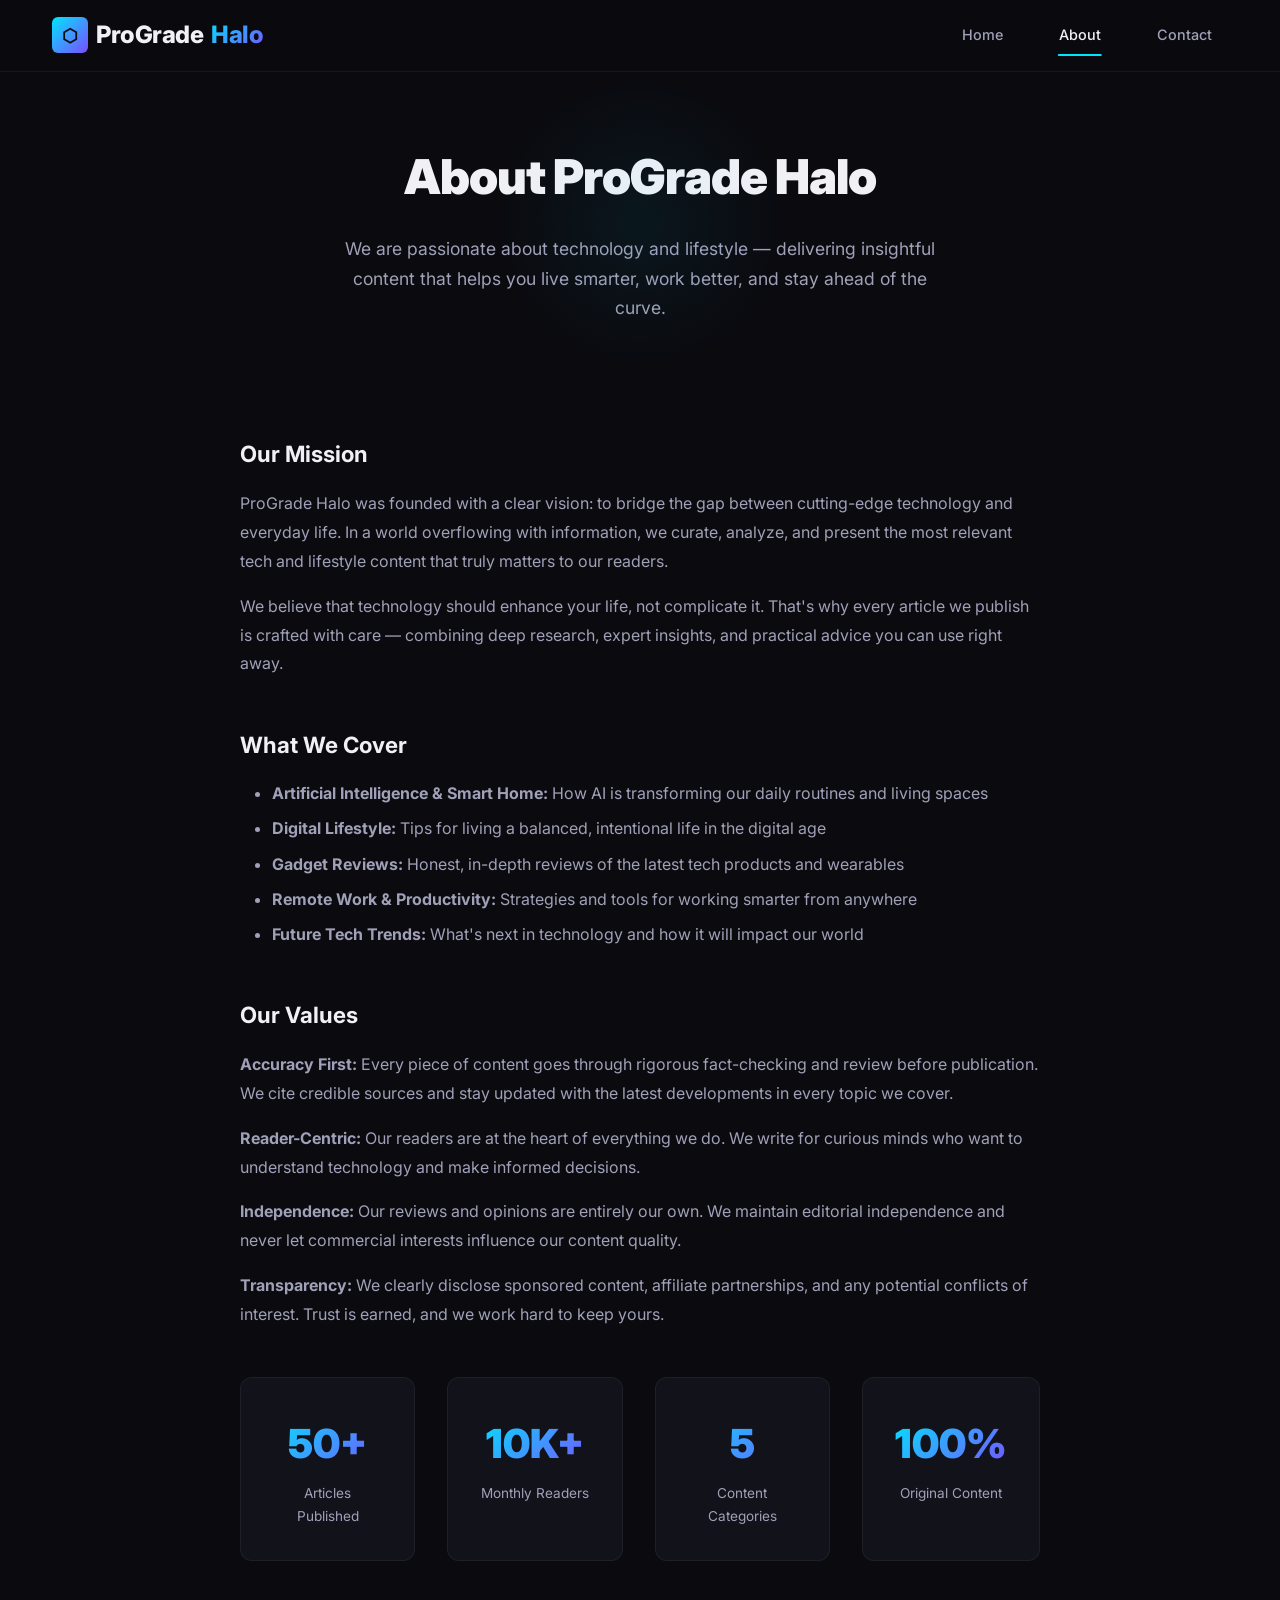
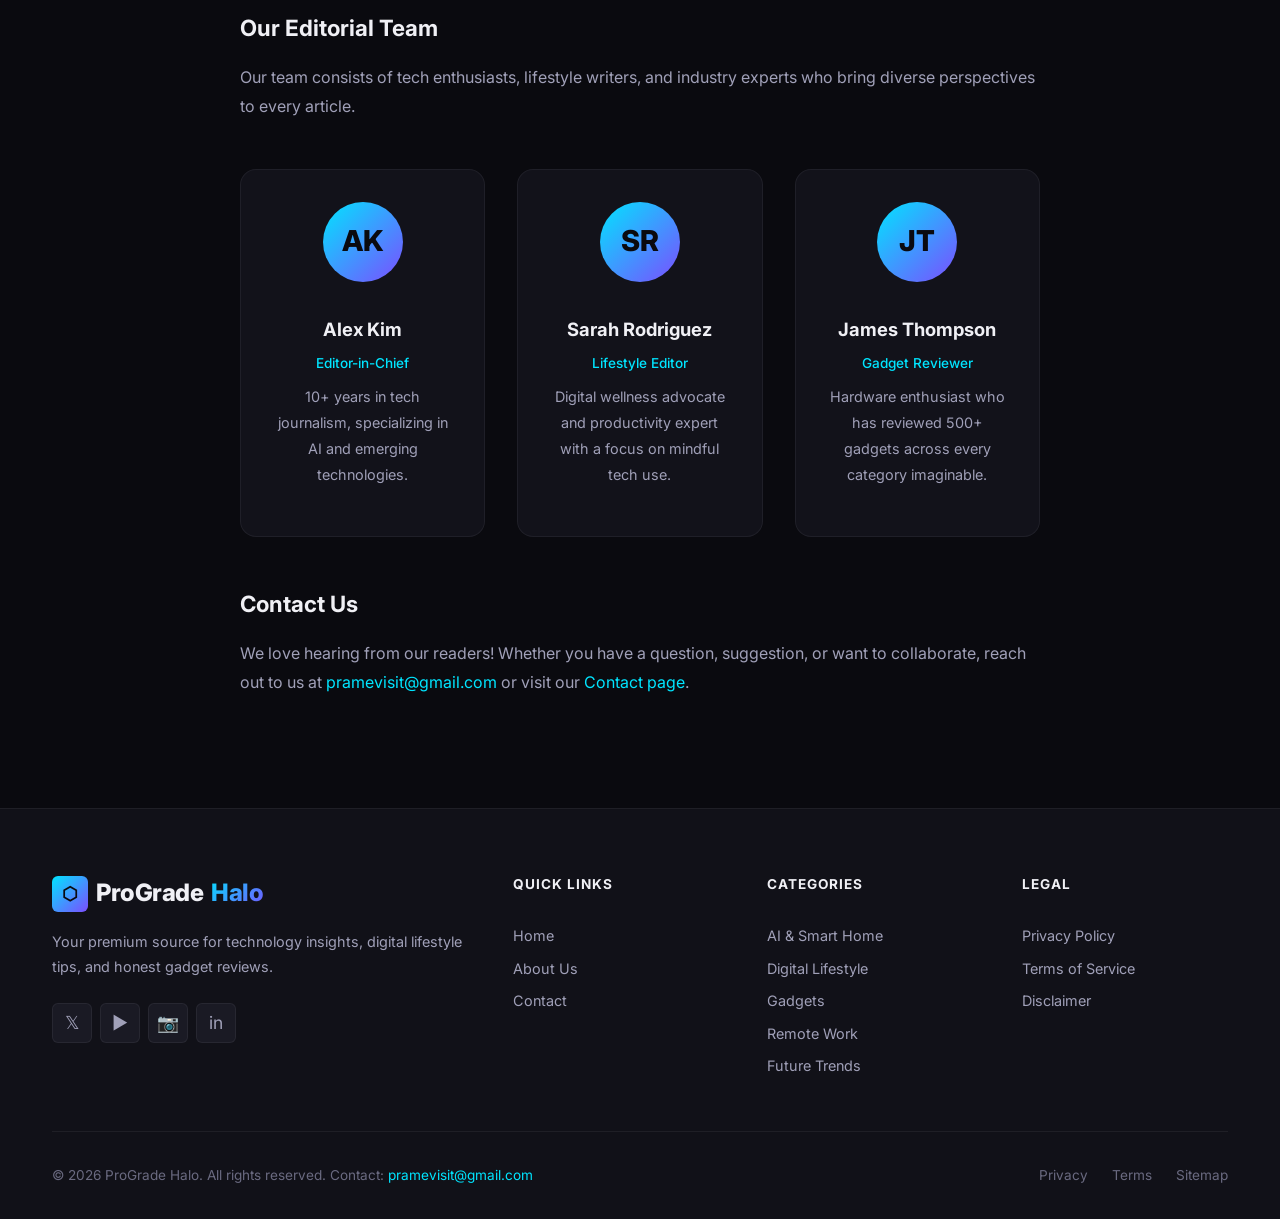
<file: about.html>
<!DOCTYPE html>
<html lang="en">

<head>
    <meta charset="UTF-8">
    <meta name="viewport" content="width=device-width, initial-scale=1.0">
    <title>About Us — ProGrade Halo | Tech & Lifestyle Magazine</title>
    <meta name="description"
        content="Learn about ProGrade Halo — our mission to deliver premium technology insights, lifestyle tips, and gadget reviews to help you navigate the digital future.">
    <meta name="robots" content="index, follow">
    <link rel="canonical" href="https://progradehalo.com/about.html">
    <meta property="og:title" content="About Us — ProGrade Halo">
    <meta property="og:description"
        content="Learn about ProGrade Halo — our mission to deliver premium technology insights, lifestyle tips, and gadget reviews.">
    <meta property="og:type" content="website">
    <script async src="https://pagead2.googlesyndication.com/pagead/js/adsbygoogle.js?client=ca-pub-6546957481428602"
        crossorigin="anonymous"></script>
    <meta name="google-site-verification" content="SlWyN3oz9Paq2HHYGo31rOFZ1ajq1xb7T689OpySdWM" />
  <link rel="stylesheet" href="style.css">
</head>

<body>
    <div class="reading-progress"></div>

    <!-- Header -->
    <header class="site-header">
        <div class="header-inner">
            <a href="index.html" class="logo">
                <div class="logo-icon">⬡</div>
                ProGrade <span>Halo</span>
            </a>
            <nav class="main-nav" id="mainNav">
                <a href="index.html">Home</a>
                <a href="about.html" class="active">About</a>
                <a href="contact.html">Contact</a>
            </nav>
            <div class="hamburger" id="hamburger" aria-label="Toggle Menu">
                <span></span><span></span><span></span>
            </div>
        </div>
    </header>

    <main>
        <section class="page-header">
            <div class="container">
                <h1>About <span class="gradient-text">ProGrade Halo</span></h1>
                <p>We are passionate about technology and lifestyle — delivering insightful content that helps you live
                    smarter, work better, and stay ahead of the curve.</p>
            </div>
        </section>

        <section class="container">
            <div class="page-content">
                <h2>Our Mission</h2>
                <p>ProGrade Halo was founded with a clear vision: to bridge the gap between cutting-edge technology and
                    everyday life. In a world overflowing with information, we curate, analyze, and present the most
                    relevant tech and lifestyle content that truly matters to our readers.</p>
                <p>We believe that technology should enhance your life, not complicate it. That's why every article we
                    publish is crafted with care — combining deep research, expert insights, and practical advice you
                    can use right away.</p>

                <h2>What We Cover</h2>
                <ul>
                    <li><strong>Artificial Intelligence & Smart Home:</strong> How AI is transforming our daily routines
                        and living spaces</li>
                    <li><strong>Digital Lifestyle:</strong> Tips for living a balanced, intentional life in the digital
                        age</li>
                    <li><strong>Gadget Reviews:</strong> Honest, in-depth reviews of the latest tech products and
                        wearables</li>
                    <li><strong>Remote Work & Productivity:</strong> Strategies and tools for working smarter from
                        anywhere</li>
                    <li><strong>Future Tech Trends:</strong> What's next in technology and how it will impact our world
                    </li>
                </ul>

                <h2>Our Values</h2>
                <p><strong>Accuracy First:</strong> Every piece of content goes through rigorous fact-checking and
                    review before publication. We cite credible sources and stay updated with the latest developments in
                    every topic we cover.</p>
                <p><strong>Reader-Centric:</strong> Our readers are at the heart of everything we do. We write for
                    curious minds who want to understand technology and make informed decisions.</p>
                <p><strong>Independence:</strong> Our reviews and opinions are entirely our own. We maintain editorial
                    independence and never let commercial interests influence our content quality.</p>
                <p><strong>Transparency:</strong> We clearly disclose sponsored content, affiliate partnerships, and any
                    potential conflicts of interest. Trust is earned, and we work hard to keep yours.</p>

                <!-- Stats -->
                <div class="stats-grid">
                    <div class="stat-card">
                        <div class="stat-number">50+</div>
                        <div class="stat-label">Articles Published</div>
                    </div>
                    <div class="stat-card">
                        <div class="stat-number">10K+</div>
                        <div class="stat-label">Monthly Readers</div>
                    </div>
                    <div class="stat-card">
                        <div class="stat-number">5</div>
                        <div class="stat-label">Content Categories</div>
                    </div>
                    <div class="stat-card">
                        <div class="stat-number">100%</div>
                        <div class="stat-label">Original Content</div>
                    </div>
                </div>

                <h2>Our Editorial Team</h2>
                <p>Our team consists of tech enthusiasts, lifestyle writers, and industry experts who bring diverse
                    perspectives to every article.</p>

                <div class="team-grid">
                    <div class="team-card">
                        <div class="team-avatar">AK</div>
                        <h3>Alex Kim</h3>
                        <span class="role">Editor-in-Chief</span>
                        <p>10+ years in tech journalism, specializing in AI and emerging technologies.</p>
                    </div>
                    <div class="team-card">
                        <div class="team-avatar">SR</div>
                        <h3>Sarah Rodriguez</h3>
                        <span class="role">Lifestyle Editor</span>
                        <p>Digital wellness advocate and productivity expert with a focus on mindful tech use.</p>
                    </div>
                    <div class="team-card">
                        <div class="team-avatar">JT</div>
                        <h3>James Thompson</h3>
                        <span class="role">Gadget Reviewer</span>
                        <p>Hardware enthusiast who has reviewed 500+ gadgets across every category imaginable.</p>
                    </div>
                </div>

                <h2>Contact Us</h2>
                <p>We love hearing from our readers! Whether you have a question, suggestion, or want to collaborate,
                    reach out to us at <a href="mailto:pramevisit@gmail.com">pramevisit@gmail.com</a> or visit our <a
                        href="contact.html">Contact page</a>.</p>
            </div>
        </section>
    </main>

    <!-- Footer -->
    <footer class="site-footer">
        <div class="container">
            <div class="footer-grid">
                <div class="footer-brand">
                    <a href="index.html" class="logo">
                        <div class="logo-icon">⬡</div>
                        ProGrade <span>Halo</span>
                    </a>
                    <p>Your premium source for technology insights, digital lifestyle tips, and honest gadget reviews.
                    </p>
                    <div class="footer-social">
                        <a href="#" aria-label="Twitter">𝕏</a>
                        <a href="#" aria-label="YouTube">▶</a>
                        <a href="#" aria-label="Instagram">📷</a>
                        <a href="#" aria-label="LinkedIn">in</a>
                    </div>
                </div>
                <div class="footer-column">
                    <h4>Quick Links</h4>
                    <a href="index.html">Home</a>
                    <a href="about.html">About Us</a>
                    <a href="contact.html">Contact</a>
                </div>
                <div class="footer-column">
                    <h4>Categories</h4>
                    <a href="article-ai-smart-home-2026.html">AI & Smart Home</a>
                    <a href="article-digital-minimalism.html">Digital Lifestyle</a>
                    <a href="article-best-gadgets-2026.html">Gadgets</a>
                    <a href="article-remote-work-setup.html">Remote Work</a>
                    <a href="article-future-tech-trends.html">Future Trends</a>
                </div>
                <div class="footer-column">
                    <h4>Legal</h4>
                    <a href="privacy-policy.html">Privacy Policy</a>
                    <a href="terms.html">Terms of Service</a>
                    <a href="disclaimer.html">Disclaimer</a>
                </div>
            </div>
            <div class="footer-bottom">
                <p>© 2026 ProGrade Halo. All rights reserved. Contact: <a
                        href="mailto:pramevisit@gmail.com">pramevisit@gmail.com</a></p>
                <div class="footer-bottom-links">
                    <a href="privacy-policy.html">Privacy</a>
                    <a href="terms.html">Terms</a>
                    <a href="sitemap.xml">Sitemap</a>
                </div>
            </div>
        </div>
    </footer>

    <button class="scroll-top" aria-label="Scroll to top">↑</button>
    <script src="script.js"></script>
</body>

</html>
</file>
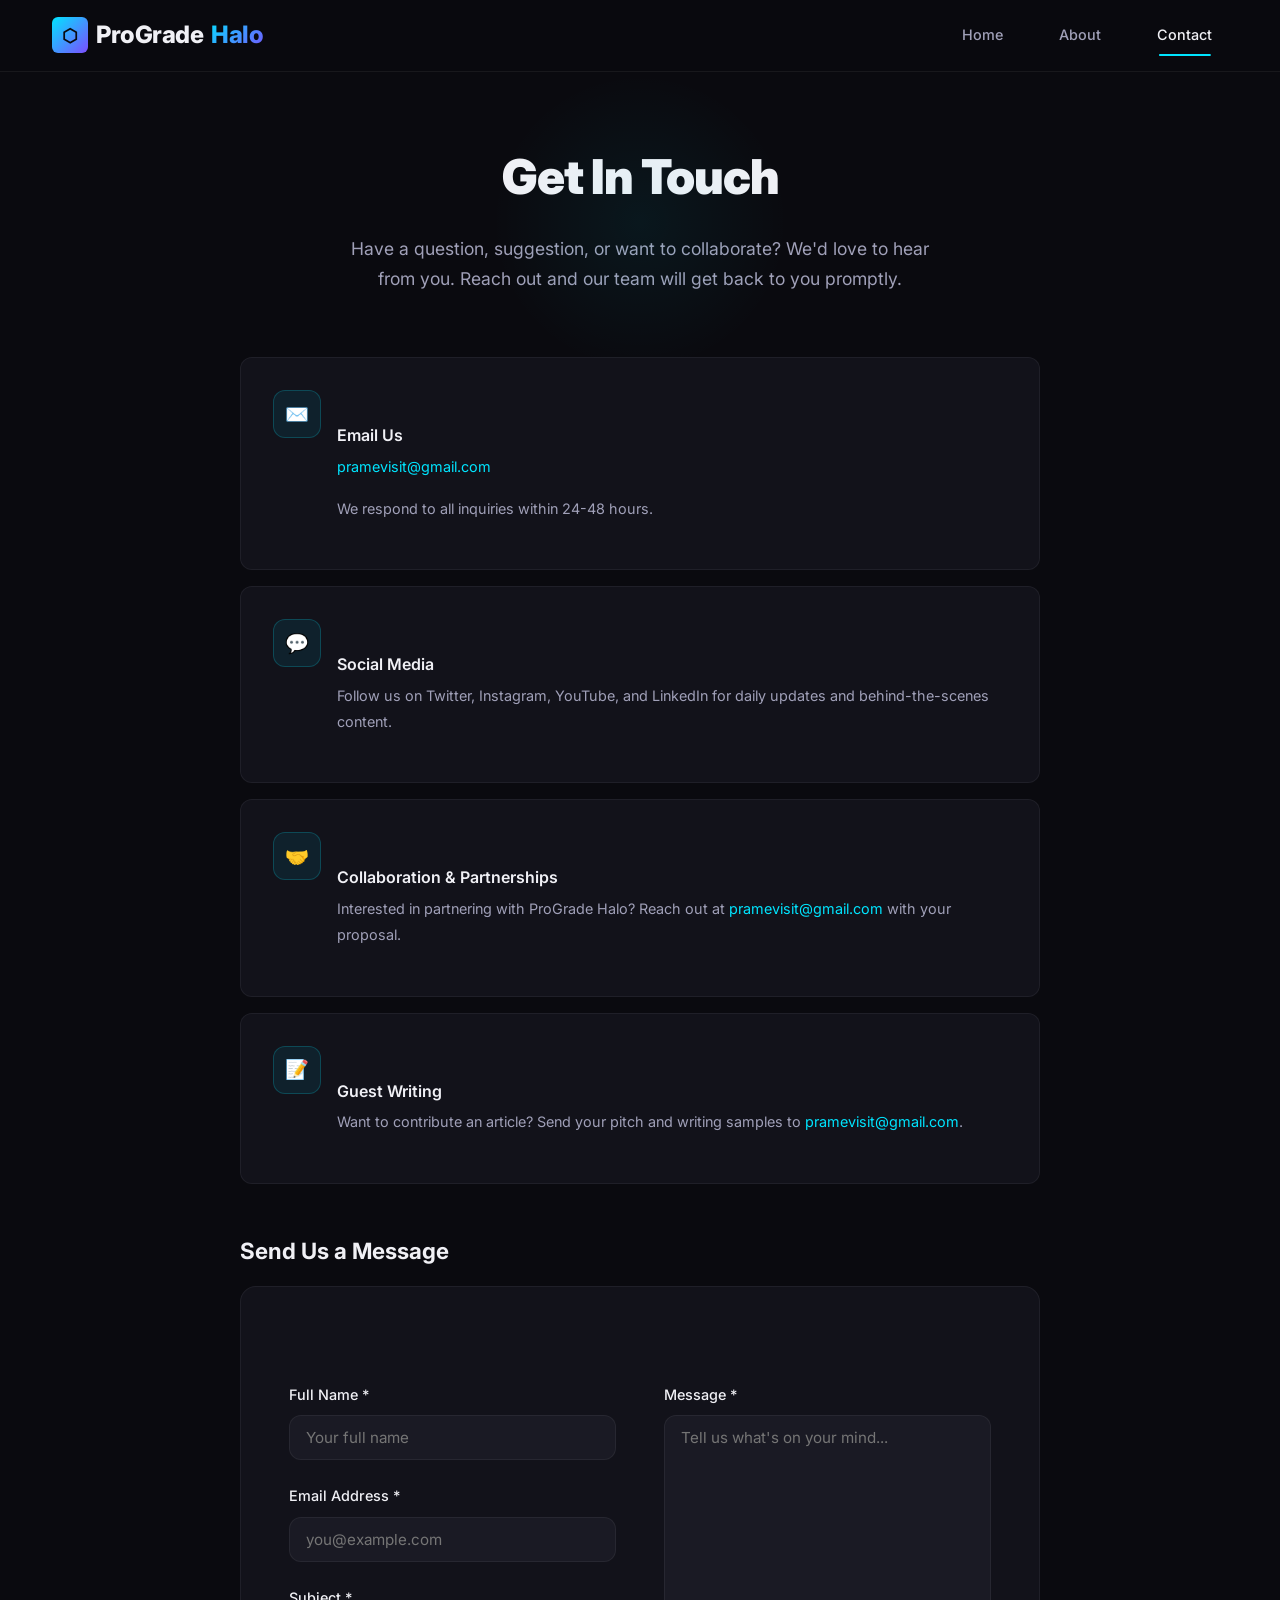
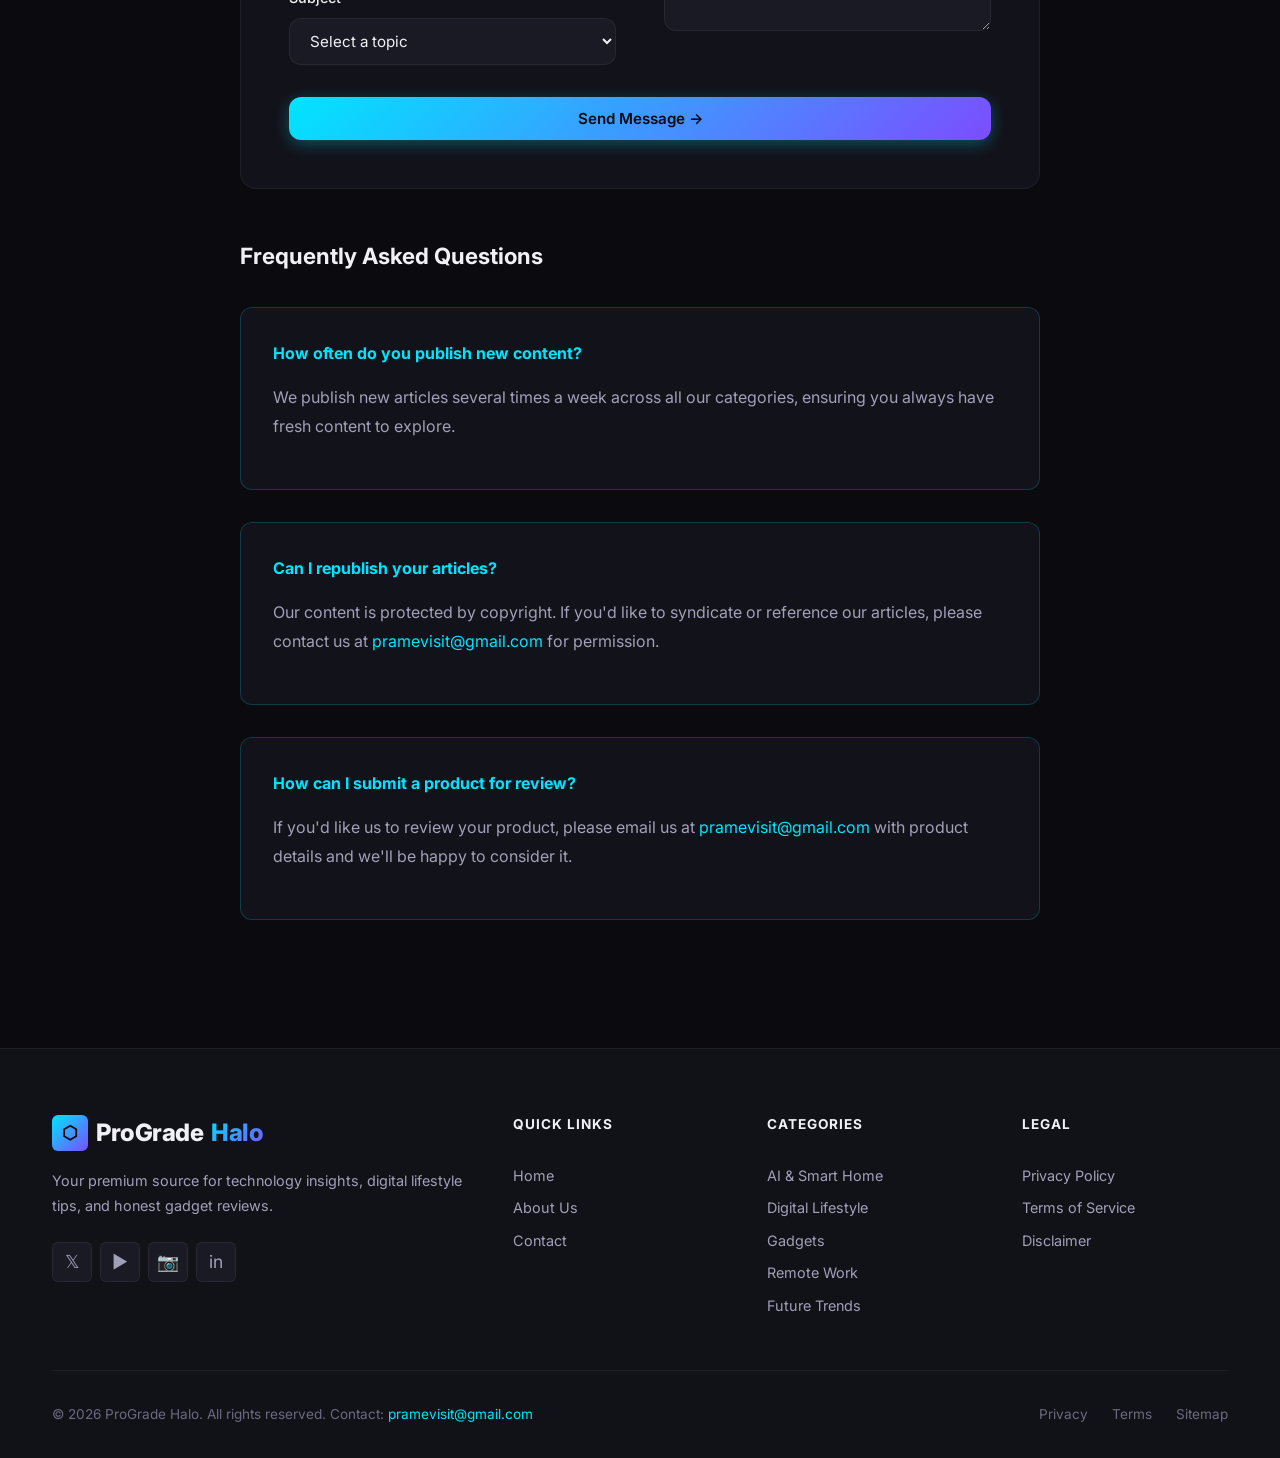
<file: contact.html>
<!DOCTYPE html>
<html lang="en">

<head>
    <meta charset="UTF-8">
    <meta name="viewport" content="width=device-width, initial-scale=1.0">
    <title>Contact Us — ProGrade Halo | Tech & Lifestyle Magazine</title>
    <meta name="description"
        content="Get in touch with the ProGrade Halo team. We welcome your questions, feedback, and collaboration inquiries.">
    <meta name="robots" content="index, follow">
    <link rel="canonical" href="https://progradehalo.com/contact.html">
    <meta property="og:title" content="Contact Us — ProGrade Halo">
    <meta property="og:description"
        content="Get in touch with the ProGrade Halo team for questions, feedback, or collaboration.">
    <meta property="og:type" content="website">
    <script async src="https://pagead2.googlesyndication.com/pagead/js/adsbygoogle.js?client=ca-pub-6546957481428602"
        crossorigin="anonymous"></script>
    <meta name="google-site-verification" content="SlWyN3oz9Paq2HHYGo31rOFZ1ajq1xb7T689OpySdWM" />
  <link rel="stylesheet" href="style.css">
</head>

<body>
    <div class="reading-progress"></div>

    <header class="site-header">
        <div class="header-inner">
            <a href="index.html" class="logo">
                <div class="logo-icon">⬡</div>
                ProGrade <span>Halo</span>
            </a>
            <nav class="main-nav" id="mainNav">
                <a href="index.html">Home</a>
                <a href="about.html">About</a>
                <a href="contact.html" class="active">Contact</a>
            </nav>
            <div class="hamburger" id="hamburger" aria-label="Toggle Menu">
                <span></span><span></span><span></span>
            </div>
        </div>
    </header>

    <main>
        <section class="page-header">
            <div class="container">
                <h1>Get In <span class="gradient-text">Touch</span></h1>
                <p>Have a question, suggestion, or want to collaborate? We'd love to hear from you. Reach out and our
                    team will get back to you promptly.</p>
            </div>
        </section>

        <section class="container">
            <div class="page-content">
                <!-- Contact Info Cards -->
                <div class="contact-info-card">
                    <div class="contact-icon">✉️</div>
                    <div class="contact-info">
                        <h3>Email Us</h3>
                        <p><a href="mailto:pramevisit@gmail.com">pramevisit@gmail.com</a></p>
                        <p>We respond to all inquiries within 24-48 hours.</p>
                    </div>
                </div>

                <div class="contact-info-card">
                    <div class="contact-icon">💬</div>
                    <div class="contact-info">
                        <h3>Social Media</h3>
                        <p>Follow us on Twitter, Instagram, YouTube, and LinkedIn for daily updates and
                            behind-the-scenes content.</p>
                    </div>
                </div>

                <div class="contact-info-card">
                    <div class="contact-icon">🤝</div>
                    <div class="contact-info">
                        <h3>Collaboration & Partnerships</h3>
                        <p>Interested in partnering with ProGrade Halo? Reach out at <a
                                href="mailto:pramevisit@gmail.com">pramevisit@gmail.com</a> with your proposal.</p>
                    </div>
                </div>

                <div class="contact-info-card">
                    <div class="contact-icon">📝</div>
                    <div class="contact-info">
                        <h3>Guest Writing</h3>
                        <p>Want to contribute an article? Send your pitch and writing samples to <a
                                href="mailto:pramevisit@gmail.com">pramevisit@gmail.com</a>.</p>
                    </div>
                </div>

                <!-- Contact Form -->
                <h2>Send Us a Message</h2>
                <div class="contact-form">
                    <form id="contactForm">
                        <div class="contact-grid">
                            <div>
                                <div class="form-group">
                                    <label for="name">Full Name *</label>
                                    <input type="text" id="name" name="name" placeholder="Your full name" required>
                                </div>
                                <div class="form-group">
                                    <label for="email">Email Address *</label>
                                    <input type="email" id="email" name="email" placeholder="you@example.com" required>
                                </div>
                                <div class="form-group">
                                    <label for="subject">Subject *</label>
                                    <select id="subject" name="subject" required>
                                        <option value="">Select a topic</option>
                                        <option value="general">General Inquiry</option>
                                        <option value="feedback">Feedback</option>
                                        <option value="collaboration">Collaboration</option>
                                        <option value="guest-post">Guest Post Proposal</option>
                                        <option value="advertising">Advertising</option>
                                        <option value="bug-report">Bug Report</option>
                                        <option value="other">Other</option>
                                    </select>
                                </div>
                            </div>
                            <div>
                                <div class="form-group">
                                    <label for="message">Message *</label>
                                    <textarea id="message" name="message" placeholder="Tell us what's on your mind..."
                                        rows="10" required></textarea>
                                </div>
                            </div>
                        </div>
                        <button type="submit" class="btn btn-primary"
                            style="width: 100%; justify-content: center; margin-top: 0.5rem;">Send Message →</button>
                    </form>
                </div>

                <h2>Frequently Asked Questions</h2>
                <div class="highlight-box">
                    <h4>How often do you publish new content?</h4>
                    <p>We publish new articles several times a week across all our categories, ensuring you always have
                        fresh content to explore.</p>
                </div>
                <div class="highlight-box">
                    <h4>Can I republish your articles?</h4>
                    <p>Our content is protected by copyright. If you'd like to syndicate or reference our articles,
                        please contact us at <a href="mailto:pramevisit@gmail.com">pramevisit@gmail.com</a> for
                        permission.</p>
                </div>
                <div class="highlight-box">
                    <h4>How can I submit a product for review?</h4>
                    <p>If you'd like us to review your product, please email us at <a
                            href="mailto:pramevisit@gmail.com">pramevisit@gmail.com</a> with product details and we'll
                        be happy to consider it.</p>
                </div>
            </div>
        </section>
    </main>

    <footer class="site-footer">
        <div class="container">
            <div class="footer-grid">
                <div class="footer-brand">
                    <a href="index.html" class="logo">
                        <div class="logo-icon">⬡</div>
                        ProGrade <span>Halo</span>
                    </a>
                    <p>Your premium source for technology insights, digital lifestyle tips, and honest gadget reviews.
                    </p>
                    <div class="footer-social">
                        <a href="#" aria-label="Twitter">𝕏</a>
                        <a href="#" aria-label="YouTube">▶</a>
                        <a href="#" aria-label="Instagram">📷</a>
                        <a href="#" aria-label="LinkedIn">in</a>
                    </div>
                </div>
                <div class="footer-column">
                    <h4>Quick Links</h4>
                    <a href="index.html">Home</a>
                    <a href="about.html">About Us</a>
                    <a href="contact.html">Contact</a>
                </div>
                <div class="footer-column">
                    <h4>Categories</h4>
                    <a href="article-ai-smart-home-2026.html">AI & Smart Home</a>
                    <a href="article-digital-minimalism.html">Digital Lifestyle</a>
                    <a href="article-best-gadgets-2026.html">Gadgets</a>
                    <a href="article-remote-work-setup.html">Remote Work</a>
                    <a href="article-future-tech-trends.html">Future Trends</a>
                </div>
                <div class="footer-column">
                    <h4>Legal</h4>
                    <a href="privacy-policy.html">Privacy Policy</a>
                    <a href="terms.html">Terms of Service</a>
                    <a href="disclaimer.html">Disclaimer</a>
                </div>
            </div>
            <div class="footer-bottom">
                <p>© 2026 ProGrade Halo. All rights reserved. Contact: <a
                        href="mailto:pramevisit@gmail.com">pramevisit@gmail.com</a></p>
                <div class="footer-bottom-links">
                    <a href="privacy-policy.html">Privacy</a>
                    <a href="terms.html">Terms</a>
                    <a href="sitemap.xml">Sitemap</a>
                </div>
            </div>
        </div>
    </footer>

    <button class="scroll-top" aria-label="Scroll to top">↑</button>
    <script src="script.js"></script>
</body>

</html>
</file>
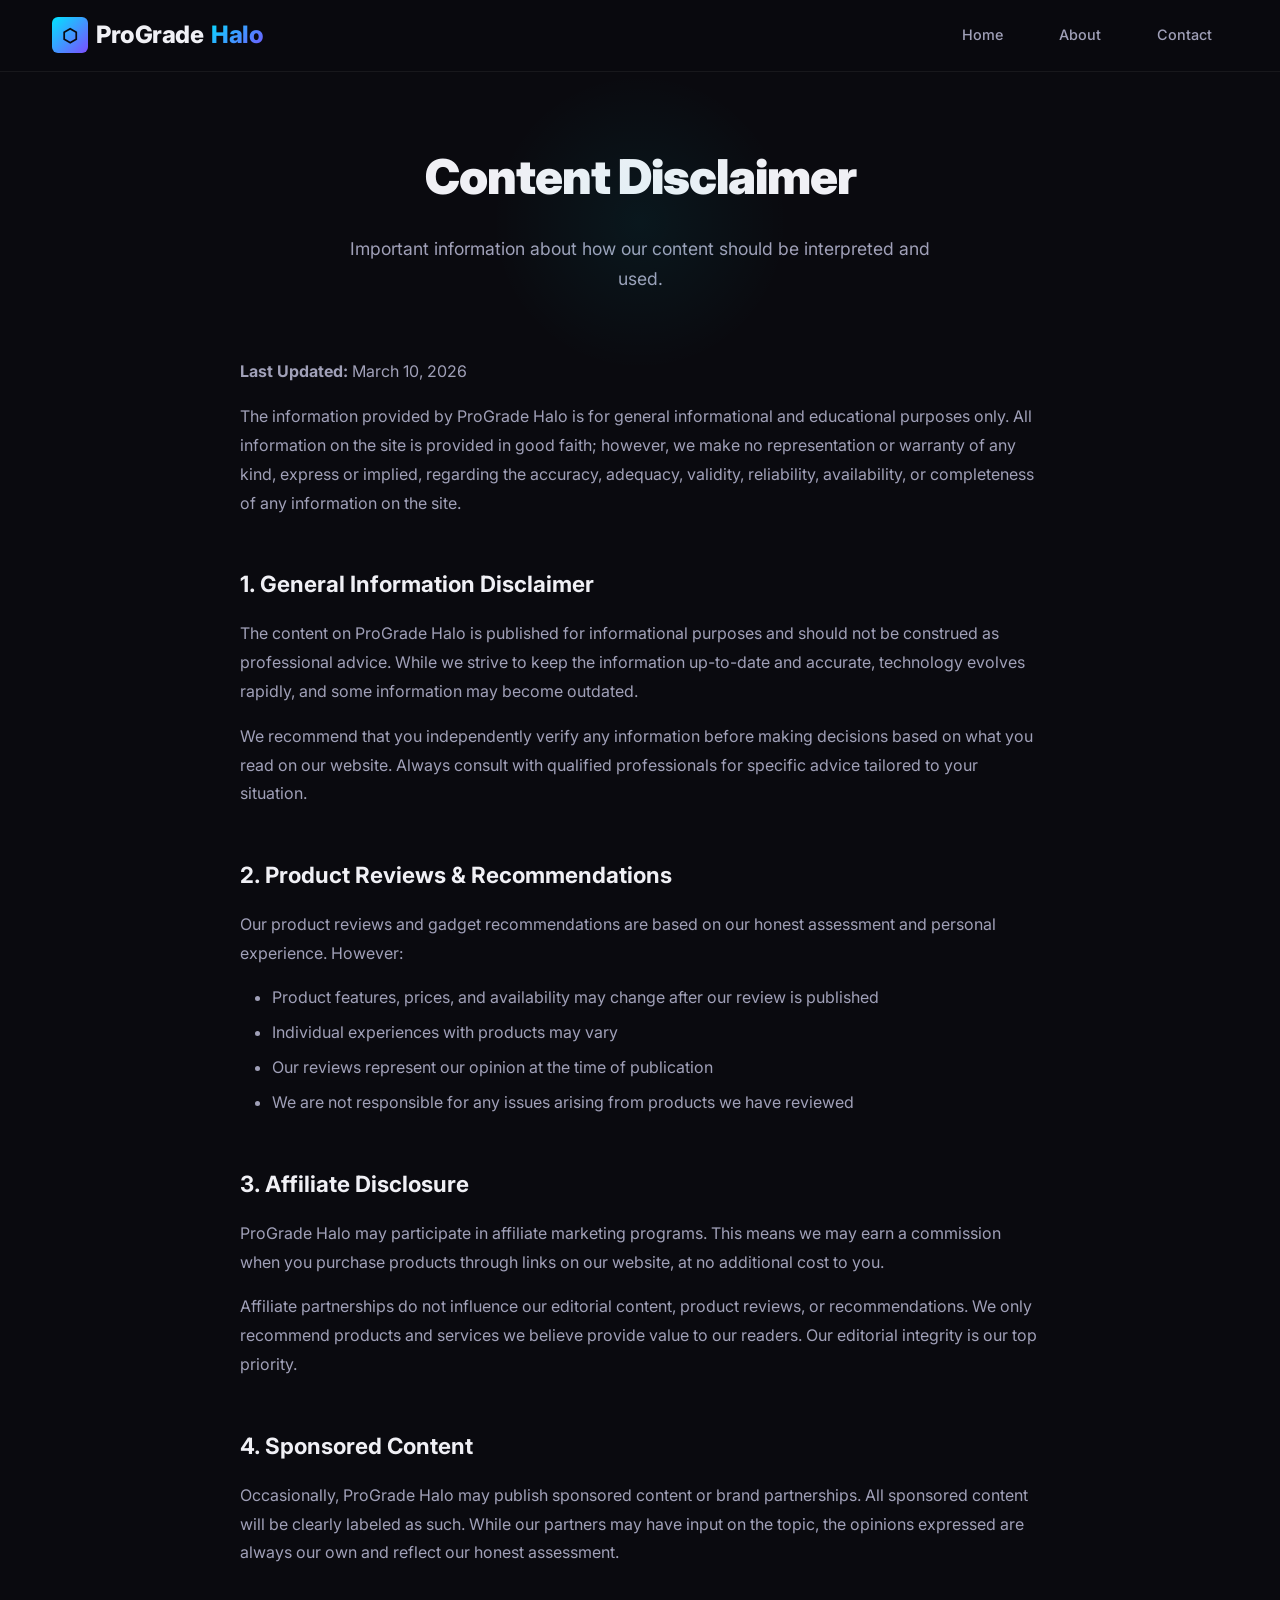
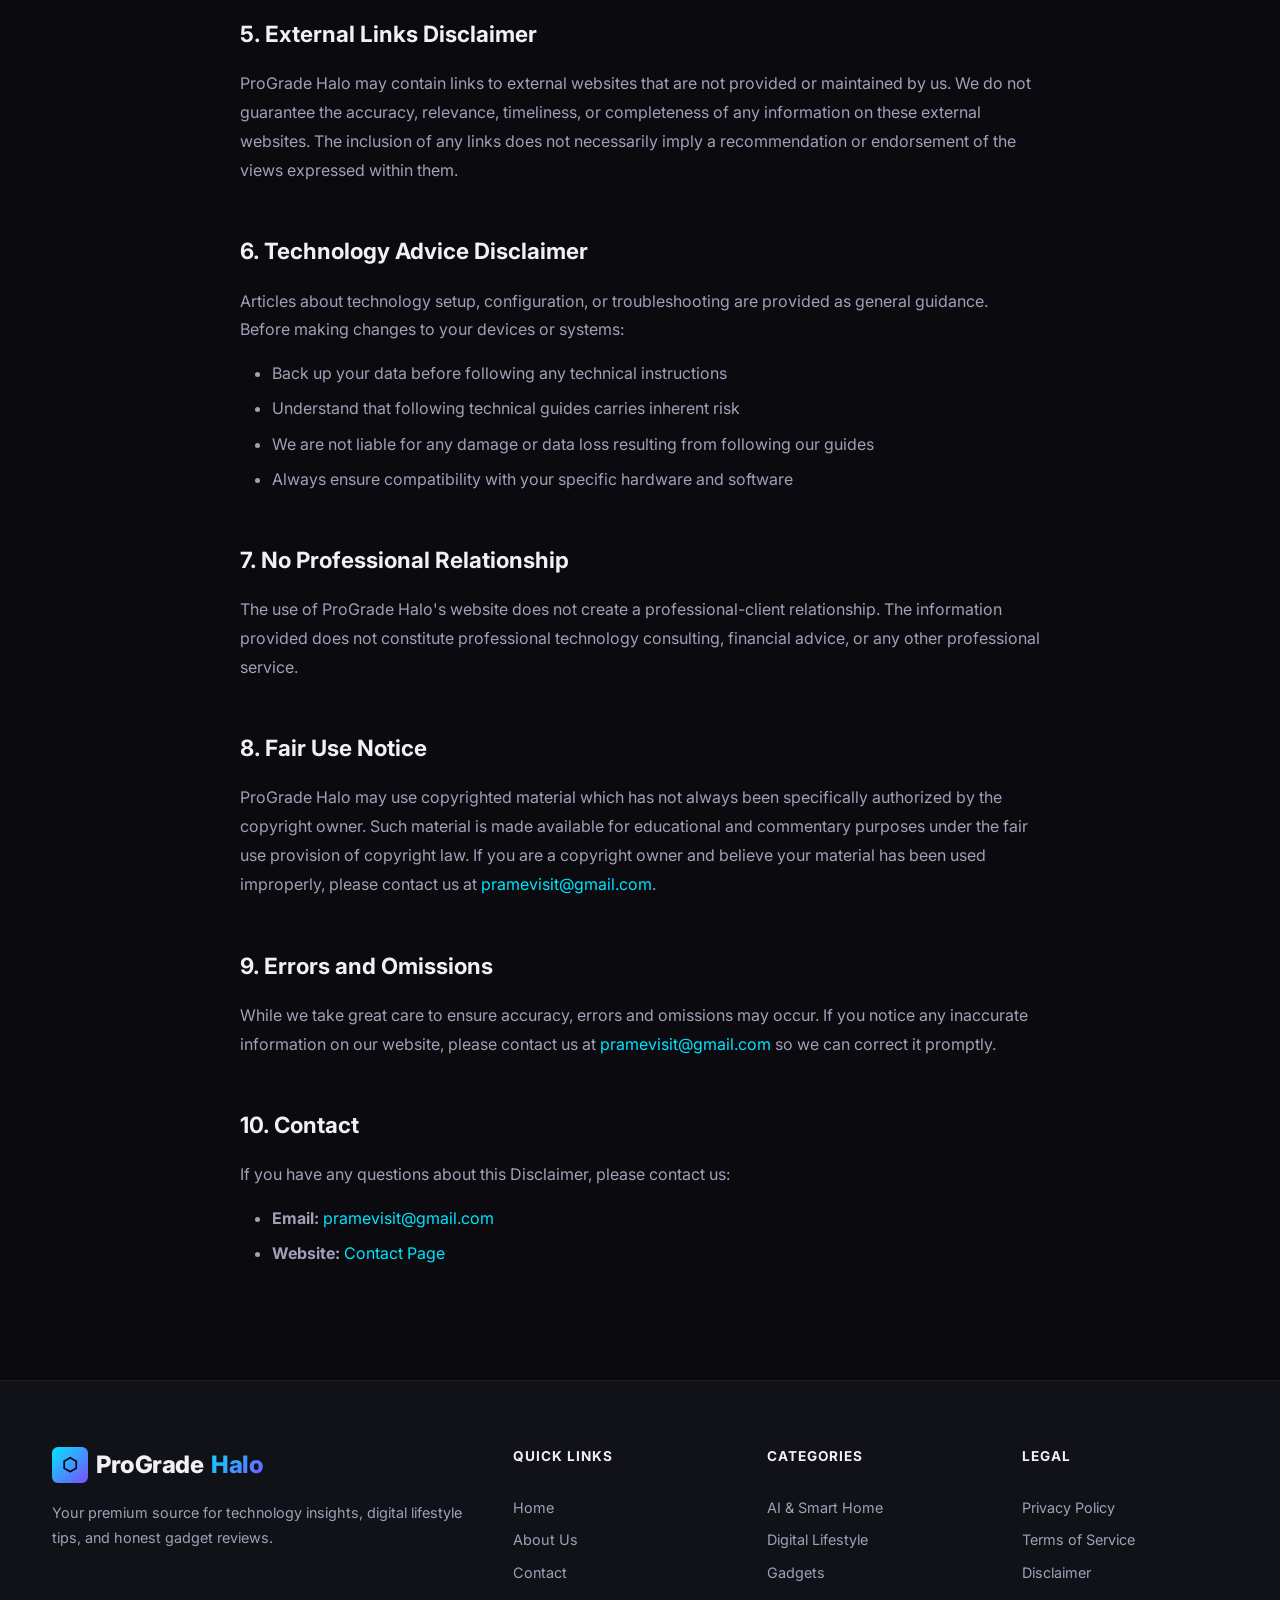
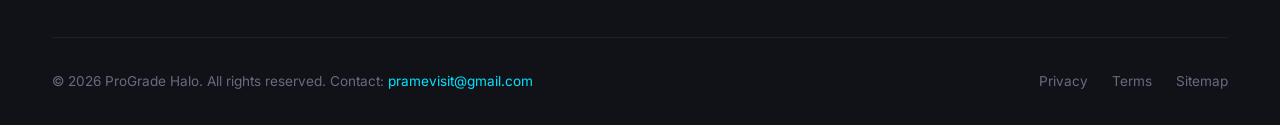
<file: disclaimer.html>
<!DOCTYPE html>
<html lang="en">

<head>
    <meta charset="UTF-8">
    <meta name="viewport" content="width=device-width, initial-scale=1.0">
    <title>Disclaimer — ProGrade Halo</title>
    <meta name="description"
        content="Read the disclaimer for ProGrade Halo. This page covers affiliate disclosure, content accuracy, and professional advice limitations.">
    <meta name="robots" content="index, follow">
    <link rel="canonical" href="https://progradehalo.com/disclaimer.html">
    <script async src="https://pagead2.googlesyndication.com/pagead/js/adsbygoogle.js?client=ca-pub-6546957481428602"
        crossorigin="anonymous"></script>
    <meta name="google-site-verification" content="SlWyN3oz9Paq2HHYGo31rOFZ1ajq1xb7T689OpySdWM" />
  <link rel="stylesheet" href="style.css">
</head>

<body>
    <div class="reading-progress"></div>

    <header class="site-header">
        <div class="header-inner">
            <a href="index.html" class="logo">
                <div class="logo-icon">⬡</div>
                ProGrade <span>Halo</span>
            </a>
            <nav class="main-nav" id="mainNav">
                <a href="index.html">Home</a>
                <a href="about.html">About</a>
                <a href="contact.html">Contact</a>
            </nav>
            <div class="hamburger" id="hamburger" aria-label="Toggle Menu">
                <span></span><span></span><span></span>
            </div>
        </div>
    </header>

    <main>
        <section class="page-header">
            <div class="container">
                <h1>Content <span class="gradient-text">Disclaimer</span></h1>
                <p>Important information about how our content should be interpreted and used.</p>
            </div>
        </section>

        <section class="container">
            <div class="page-content">
                <p><strong>Last Updated:</strong> March 10, 2026</p>
                <p>The information provided by ProGrade Halo is for general informational and educational purposes only.
                    All information on the site is provided in good faith; however, we make no representation or
                    warranty of any kind, express or implied, regarding the accuracy, adequacy, validity, reliability,
                    availability, or completeness of any information on the site.</p>

                <h2>1. General Information Disclaimer</h2>
                <p>The content on ProGrade Halo is published for informational purposes and should not be construed as
                    professional advice. While we strive to keep the information up-to-date and accurate, technology
                    evolves rapidly, and some information may become outdated.</p>
                <p>We recommend that you independently verify any information before making decisions based on what you
                    read on our website. Always consult with qualified professionals for specific advice tailored to
                    your situation.</p>

                <h2>2. Product Reviews & Recommendations</h2>
                <p>Our product reviews and gadget recommendations are based on our honest assessment and personal
                    experience. However:</p>
                <ul>
                    <li>Product features, prices, and availability may change after our review is published</li>
                    <li>Individual experiences with products may vary</li>
                    <li>Our reviews represent our opinion at the time of publication</li>
                    <li>We are not responsible for any issues arising from products we have reviewed</li>
                </ul>

                <h2>3. Affiliate Disclosure</h2>
                <p>ProGrade Halo may participate in affiliate marketing programs. This means we may earn a commission
                    when you purchase products through links on our website, at no additional cost to you.</p>
                <p>Affiliate partnerships do not influence our editorial content, product reviews, or recommendations.
                    We only recommend products and services we believe provide value to our readers. Our editorial
                    integrity is our top priority.</p>

                <h2>4. Sponsored Content</h2>
                <p>Occasionally, ProGrade Halo may publish sponsored content or brand partnerships. All sponsored
                    content will be clearly labeled as such. While our partners may have input on the topic, the
                    opinions expressed are always our own and reflect our honest assessment.</p>

                <h2>5. External Links Disclaimer</h2>
                <p>ProGrade Halo may contain links to external websites that are not provided or maintained by us. We do
                    not guarantee the accuracy, relevance, timeliness, or completeness of any information on these
                    external websites. The inclusion of any links does not necessarily imply a recommendation or
                    endorsement of the views expressed within them.</p>

                <h2>6. Technology Advice Disclaimer</h2>
                <p>Articles about technology setup, configuration, or troubleshooting are provided as general guidance.
                    Before making changes to your devices or systems:</p>
                <ul>
                    <li>Back up your data before following any technical instructions</li>
                    <li>Understand that following technical guides carries inherent risk</li>
                    <li>We are not liable for any damage or data loss resulting from following our guides</li>
                    <li>Always ensure compatibility with your specific hardware and software</li>
                </ul>

                <h2>7. No Professional Relationship</h2>
                <p>The use of ProGrade Halo's website does not create a professional-client relationship. The
                    information provided does not constitute professional technology consulting, financial advice, or
                    any other professional service.</p>

                <h2>8. Fair Use Notice</h2>
                <p>ProGrade Halo may use copyrighted material which has not always been specifically authorized by the
                    copyright owner. Such material is made available for educational and commentary purposes under the
                    fair use provision of copyright law. If you are a copyright owner and believe your material has been
                    used improperly, please contact us at <a
                        href="mailto:pramevisit@gmail.com">pramevisit@gmail.com</a>.</p>

                <h2>9. Errors and Omissions</h2>
                <p>While we take great care to ensure accuracy, errors and omissions may occur. If you notice any
                    inaccurate information on our website, please contact us at <a
                        href="mailto:pramevisit@gmail.com">pramevisit@gmail.com</a> so we can correct it promptly.</p>

                <h2>10. Contact</h2>
                <p>If you have any questions about this Disclaimer, please contact us:</p>
                <ul>
                    <li><strong>Email:</strong> <a href="mailto:pramevisit@gmail.com">pramevisit@gmail.com</a></li>
                    <li><strong>Website:</strong> <a href="contact.html">Contact Page</a></li>
                </ul>
            </div>
        </section>
    </main>

    <footer class="site-footer">
        <div class="container">
            <div class="footer-grid">
                <div class="footer-brand">
                    <a href="index.html" class="logo">
                        <div class="logo-icon">⬡</div>
                        ProGrade <span>Halo</span>
                    </a>
                    <p>Your premium source for technology insights, digital lifestyle tips, and honest gadget reviews.
                    </p>
                </div>
                <div class="footer-column">
                    <h4>Quick Links</h4>
                    <a href="index.html">Home</a>
                    <a href="about.html">About Us</a>
                    <a href="contact.html">Contact</a>
                </div>
                <div class="footer-column">
                    <h4>Categories</h4>
                    <a href="article-ai-smart-home-2026.html">AI & Smart Home</a>
                    <a href="article-digital-minimalism.html">Digital Lifestyle</a>
                    <a href="article-best-gadgets-2026.html">Gadgets</a>
                </div>
                <div class="footer-column">
                    <h4>Legal</h4>
                    <a href="privacy-policy.html">Privacy Policy</a>
                    <a href="terms.html">Terms of Service</a>
                    <a href="disclaimer.html">Disclaimer</a>
                </div>
            </div>
            <div class="footer-bottom">
                <p>© 2026 ProGrade Halo. All rights reserved. Contact: <a
                        href="mailto:pramevisit@gmail.com">pramevisit@gmail.com</a></p>
                <div class="footer-bottom-links">
                    <a href="privacy-policy.html">Privacy</a>
                    <a href="terms.html">Terms</a>
                    <a href="sitemap.xml">Sitemap</a>
                </div>
            </div>
        </div>
    </footer>

    <button class="scroll-top" aria-label="Scroll to top">↑</button>
    <script src="script.js"></script>
</body>

</html>
</file>
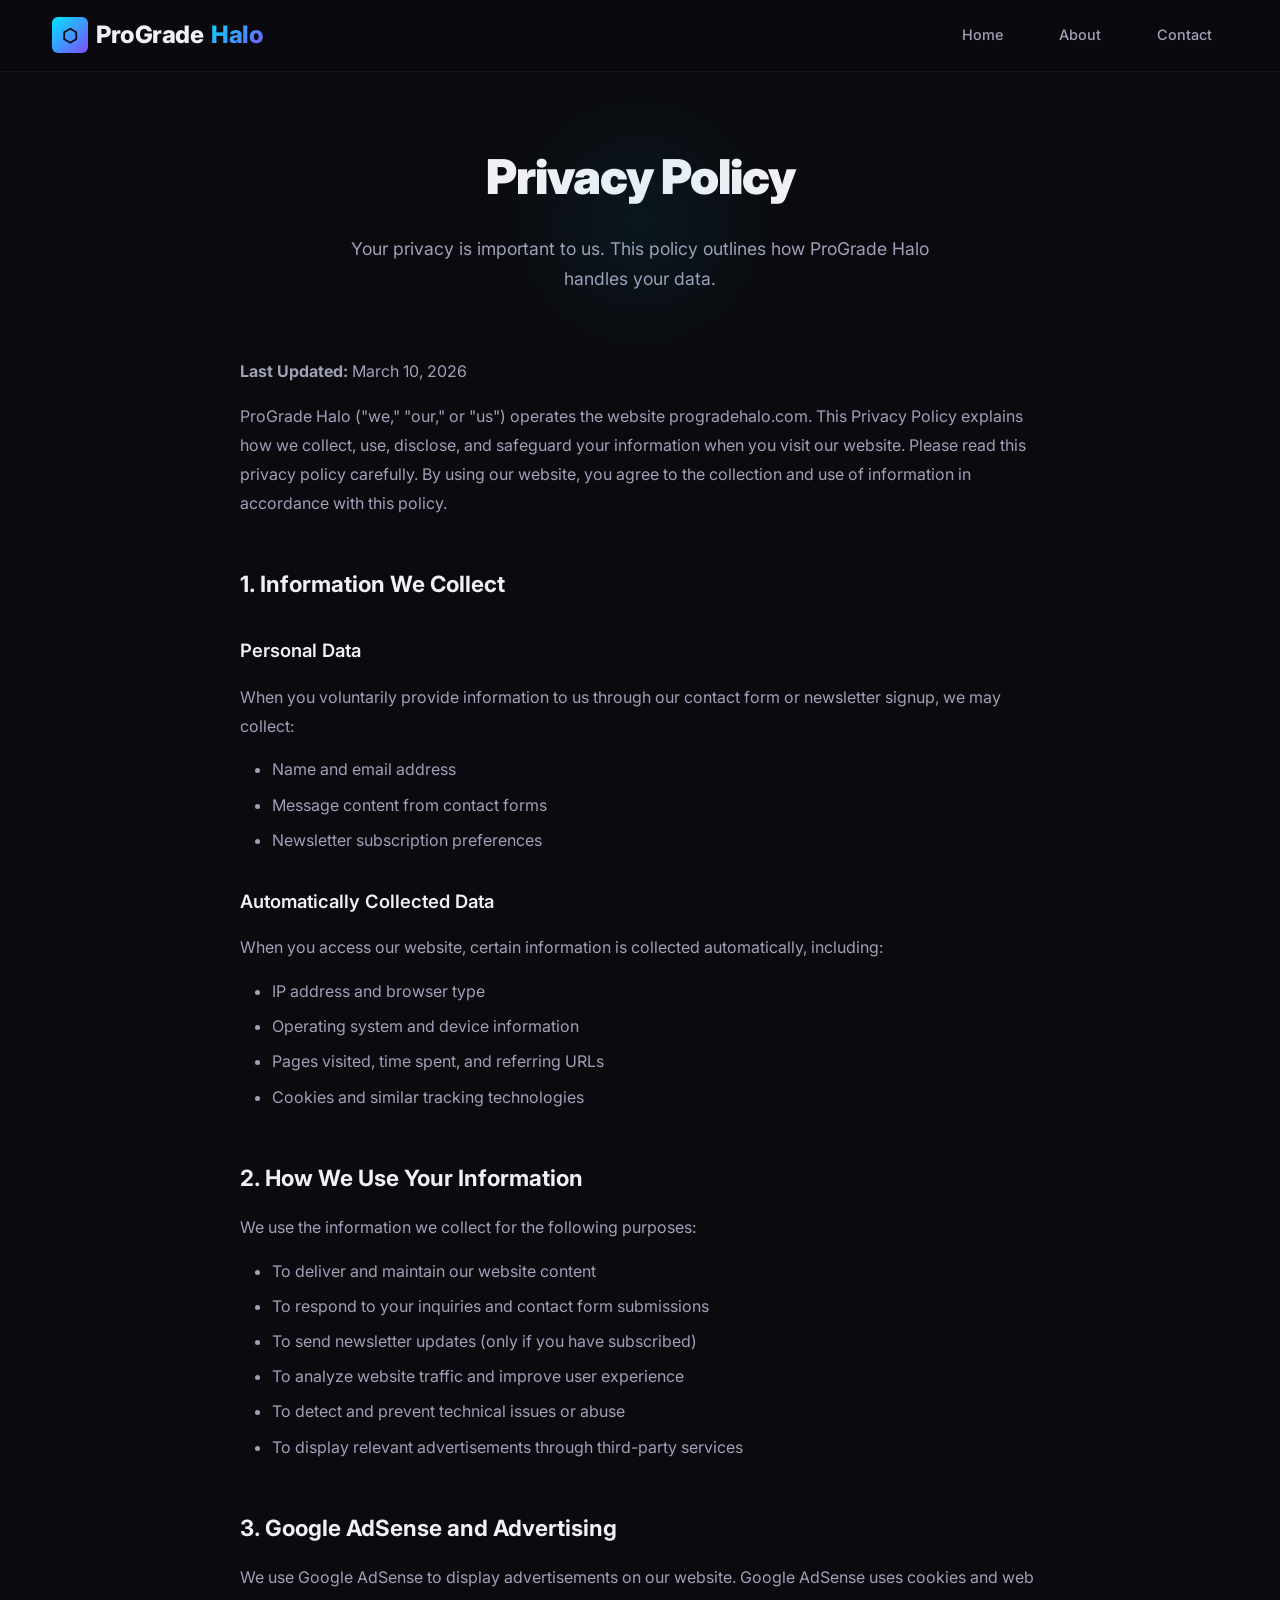
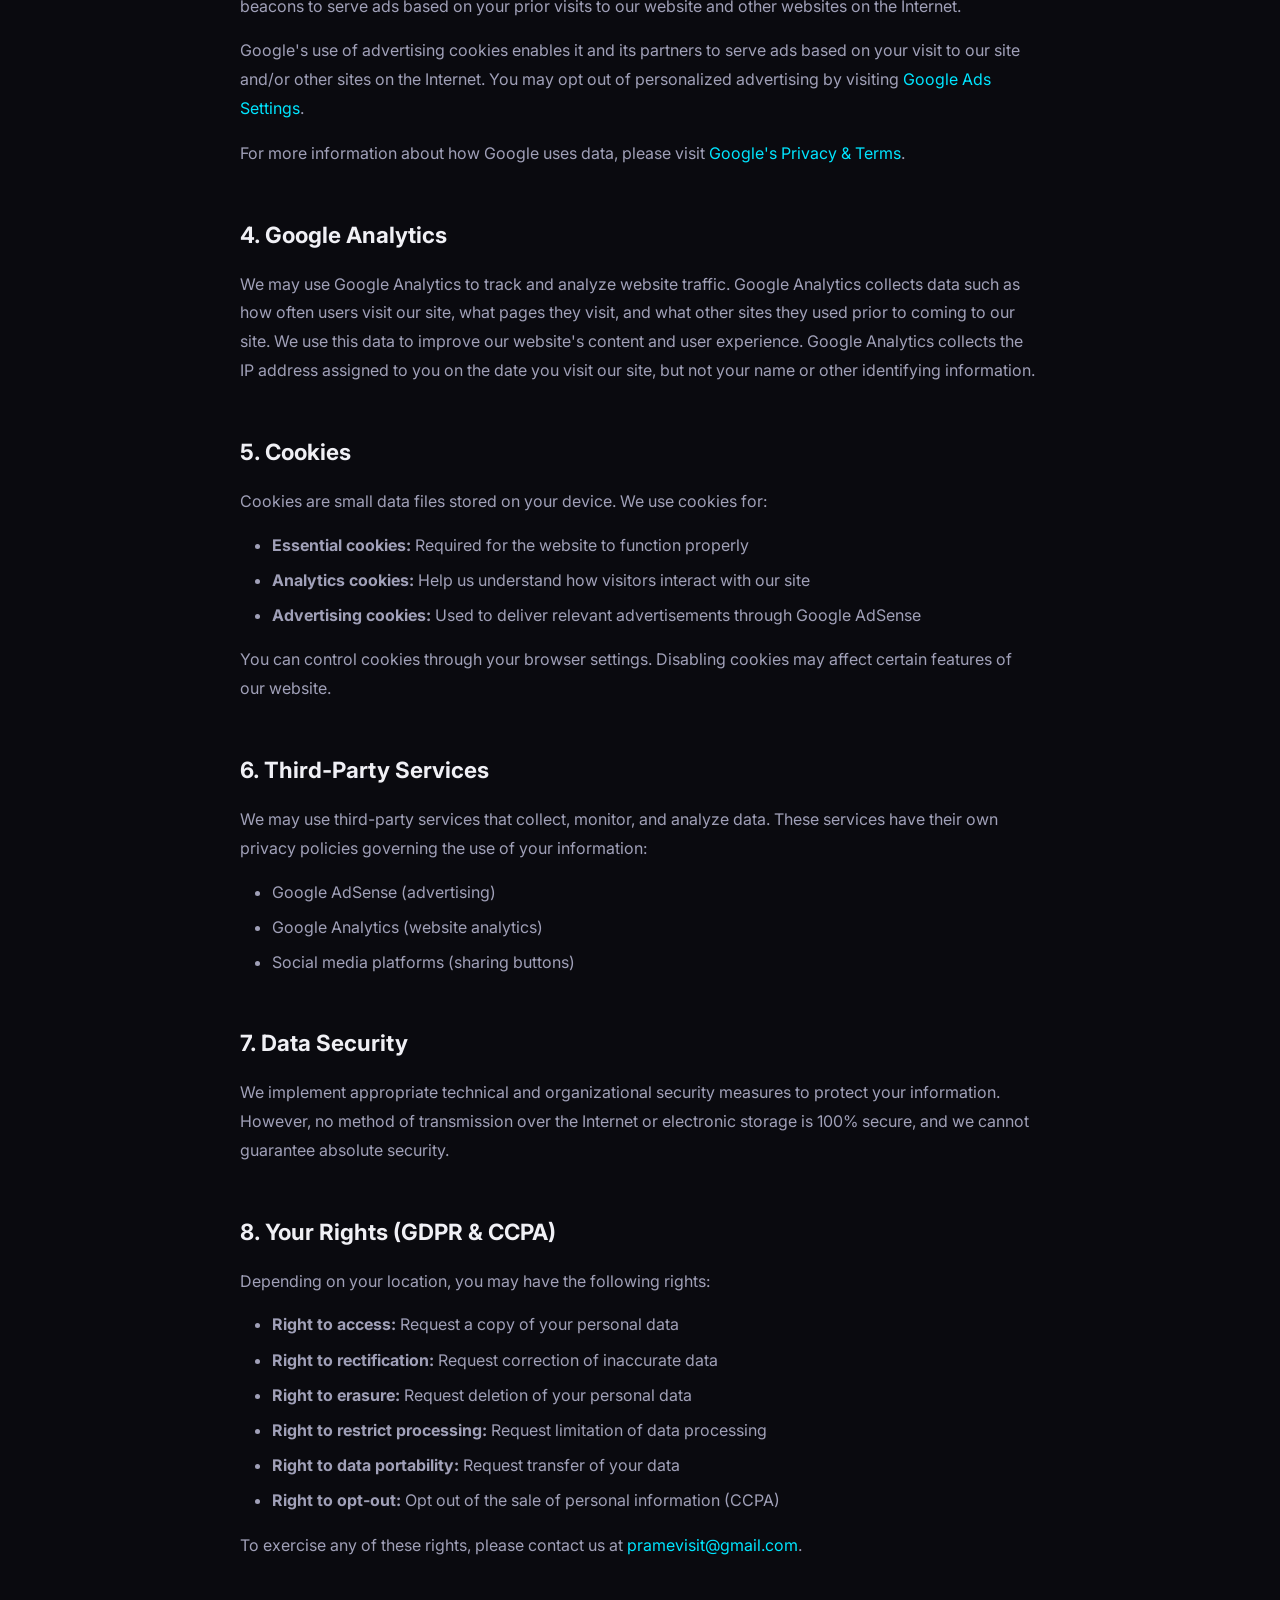
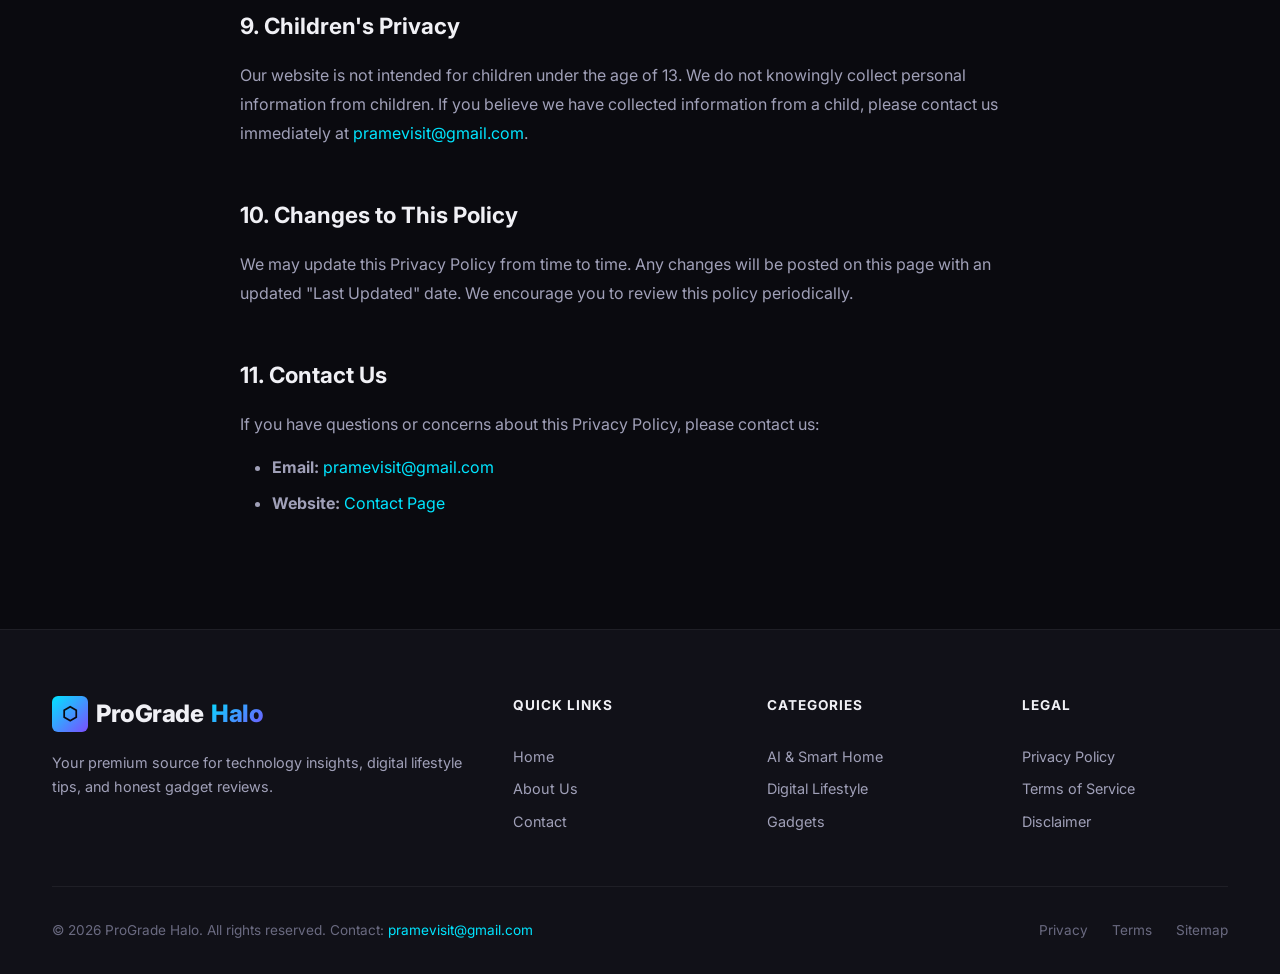
<file: privacy-policy.html>
<!DOCTYPE html>
<html lang="en">

<head>
    <meta charset="UTF-8">
    <meta name="viewport" content="width=device-width, initial-scale=1.0">
    <title>Privacy Policy — ProGrade Halo</title>
    <meta name="description"
        content="ProGrade Halo's privacy policy explains how we collect, use, and protect your personal information when you visit our website.">
    <meta name="robots" content="index, follow">
    <link rel="canonical" href="https://progradehalo.com/privacy-policy.html">
    <script async src="https://pagead2.googlesyndication.com/pagead/js/adsbygoogle.js?client=ca-pub-6546957481428602"
        crossorigin="anonymous"></script>
    <meta name="google-site-verification" content="SlWyN3oz9Paq2HHYGo31rOFZ1ajq1xb7T689OpySdWM" />
  <link rel="stylesheet" href="style.css">
</head>

<body>
    <div class="reading-progress"></div>

    <header class="site-header">
        <div class="header-inner">
            <a href="index.html" class="logo">
                <div class="logo-icon">⬡</div>
                ProGrade <span>Halo</span>
            </a>
            <nav class="main-nav" id="mainNav">
                <a href="index.html">Home</a>
                <a href="about.html">About</a>
                <a href="contact.html">Contact</a>
            </nav>
            <div class="hamburger" id="hamburger" aria-label="Toggle Menu">
                <span></span><span></span><span></span>
            </div>
        </div>
    </header>

    <main>
        <section class="page-header">
            <div class="container">
                <h1>Privacy <span class="gradient-text">Policy</span></h1>
                <p>Your privacy is important to us. This policy outlines how ProGrade Halo handles your data.</p>
            </div>
        </section>

        <section class="container">
            <div class="page-content">
                <p><strong>Last Updated:</strong> March 10, 2026</p>
                <p>ProGrade Halo ("we," "our," or "us") operates the website progradehalo.com. This Privacy Policy
                    explains how we collect, use, disclose, and safeguard your information when you visit our website.
                    Please read this privacy policy carefully. By using our website, you agree to the collection and use
                    of information in accordance with this policy.</p>

                <h2>1. Information We Collect</h2>
                <h3>Personal Data</h3>
                <p>When you voluntarily provide information to us through our contact form or newsletter signup, we may
                    collect:</p>
                <ul>
                    <li>Name and email address</li>
                    <li>Message content from contact forms</li>
                    <li>Newsletter subscription preferences</li>
                </ul>

                <h3>Automatically Collected Data</h3>
                <p>When you access our website, certain information is collected automatically, including:</p>
                <ul>
                    <li>IP address and browser type</li>
                    <li>Operating system and device information</li>
                    <li>Pages visited, time spent, and referring URLs</li>
                    <li>Cookies and similar tracking technologies</li>
                </ul>

                <h2>2. How We Use Your Information</h2>
                <p>We use the information we collect for the following purposes:</p>
                <ul>
                    <li>To deliver and maintain our website content</li>
                    <li>To respond to your inquiries and contact form submissions</li>
                    <li>To send newsletter updates (only if you have subscribed)</li>
                    <li>To analyze website traffic and improve user experience</li>
                    <li>To detect and prevent technical issues or abuse</li>
                    <li>To display relevant advertisements through third-party services</li>
                </ul>

                <h2>3. Google AdSense and Advertising</h2>
                <p>We use Google AdSense to display advertisements on our website. Google AdSense uses cookies and web
                    beacons to serve ads based on your prior visits to our website and other websites on the Internet.
                </p>
                <p>Google's use of advertising cookies enables it and its partners to serve ads based on your visit to
                    our site and/or other sites on the Internet. You may opt out of personalized advertising by visiting
                    <a href="https://www.google.com/settings/ads" target="_blank" rel="noopener noreferrer">Google Ads
                        Settings</a>.
                </p>
                <p>For more information about how Google uses data, please visit <a
                        href="https://policies.google.com/technologies/partner-sites" target="_blank"
                        rel="noopener noreferrer">Google's Privacy & Terms</a>.</p>

                <h2>4. Google Analytics</h2>
                <p>We may use Google Analytics to track and analyze website traffic. Google Analytics collects data such
                    as how often users visit our site, what pages they visit, and what other sites they used prior to
                    coming to our site. We use this data to improve our website's content and user experience. Google
                    Analytics collects the IP address assigned to you on the date you visit our site, but not your name
                    or other identifying information.</p>

                <h2>5. Cookies</h2>
                <p>Cookies are small data files stored on your device. We use cookies for:</p>
                <ul>
                    <li><strong>Essential cookies:</strong> Required for the website to function properly</li>
                    <li><strong>Analytics cookies:</strong> Help us understand how visitors interact with our site</li>
                    <li><strong>Advertising cookies:</strong> Used to deliver relevant advertisements through Google
                        AdSense</li>
                </ul>
                <p>You can control cookies through your browser settings. Disabling cookies may affect certain features
                    of our website.</p>

                <h2>6. Third-Party Services</h2>
                <p>We may use third-party services that collect, monitor, and analyze data. These services have their
                    own privacy policies governing the use of your information:</p>
                <ul>
                    <li>Google AdSense (advertising)</li>
                    <li>Google Analytics (website analytics)</li>
                    <li>Social media platforms (sharing buttons)</li>
                </ul>

                <h2>7. Data Security</h2>
                <p>We implement appropriate technical and organizational security measures to protect your information.
                    However, no method of transmission over the Internet or electronic storage is 100% secure, and we
                    cannot guarantee absolute security.</p>

                <h2>8. Your Rights (GDPR & CCPA)</h2>
                <p>Depending on your location, you may have the following rights:</p>
                <ul>
                    <li><strong>Right to access:</strong> Request a copy of your personal data</li>
                    <li><strong>Right to rectification:</strong> Request correction of inaccurate data</li>
                    <li><strong>Right to erasure:</strong> Request deletion of your personal data</li>
                    <li><strong>Right to restrict processing:</strong> Request limitation of data processing</li>
                    <li><strong>Right to data portability:</strong> Request transfer of your data</li>
                    <li><strong>Right to opt-out:</strong> Opt out of the sale of personal information (CCPA)</li>
                </ul>
                <p>To exercise any of these rights, please contact us at <a
                        href="mailto:pramevisit@gmail.com">pramevisit@gmail.com</a>.</p>

                <h2>9. Children's Privacy</h2>
                <p>Our website is not intended for children under the age of 13. We do not knowingly collect personal
                    information from children. If you believe we have collected information from a child, please contact
                    us immediately at <a href="mailto:pramevisit@gmail.com">pramevisit@gmail.com</a>.</p>

                <h2>10. Changes to This Policy</h2>
                <p>We may update this Privacy Policy from time to time. Any changes will be posted on this page with an
                    updated "Last Updated" date. We encourage you to review this policy periodically.</p>

                <h2>11. Contact Us</h2>
                <p>If you have questions or concerns about this Privacy Policy, please contact us:</p>
                <ul>
                    <li><strong>Email:</strong> <a href="mailto:pramevisit@gmail.com">pramevisit@gmail.com</a></li>
                    <li><strong>Website:</strong> <a href="contact.html">Contact Page</a></li>
                </ul>
            </div>
        </section>
    </main>

    <footer class="site-footer">
        <div class="container">
            <div class="footer-grid">
                <div class="footer-brand">
                    <a href="index.html" class="logo">
                        <div class="logo-icon">⬡</div>
                        ProGrade <span>Halo</span>
                    </a>
                    <p>Your premium source for technology insights, digital lifestyle tips, and honest gadget reviews.
                    </p>
                </div>
                <div class="footer-column">
                    <h4>Quick Links</h4>
                    <a href="index.html">Home</a>
                    <a href="about.html">About Us</a>
                    <a href="contact.html">Contact</a>
                </div>
                <div class="footer-column">
                    <h4>Categories</h4>
                    <a href="article-ai-smart-home-2026.html">AI & Smart Home</a>
                    <a href="article-digital-minimalism.html">Digital Lifestyle</a>
                    <a href="article-best-gadgets-2026.html">Gadgets</a>
                </div>
                <div class="footer-column">
                    <h4>Legal</h4>
                    <a href="privacy-policy.html">Privacy Policy</a>
                    <a href="terms.html">Terms of Service</a>
                    <a href="disclaimer.html">Disclaimer</a>
                </div>
            </div>
            <div class="footer-bottom">
                <p>© 2026 ProGrade Halo. All rights reserved. Contact: <a
                        href="mailto:pramevisit@gmail.com">pramevisit@gmail.com</a></p>
                <div class="footer-bottom-links">
                    <a href="privacy-policy.html">Privacy</a>
                    <a href="terms.html">Terms</a>
                    <a href="sitemap.xml">Sitemap</a>
                </div>
            </div>
        </div>
    </footer>

    <button class="scroll-top" aria-label="Scroll to top">↑</button>
    <script src="script.js"></script>
</body>

</html>
</file>
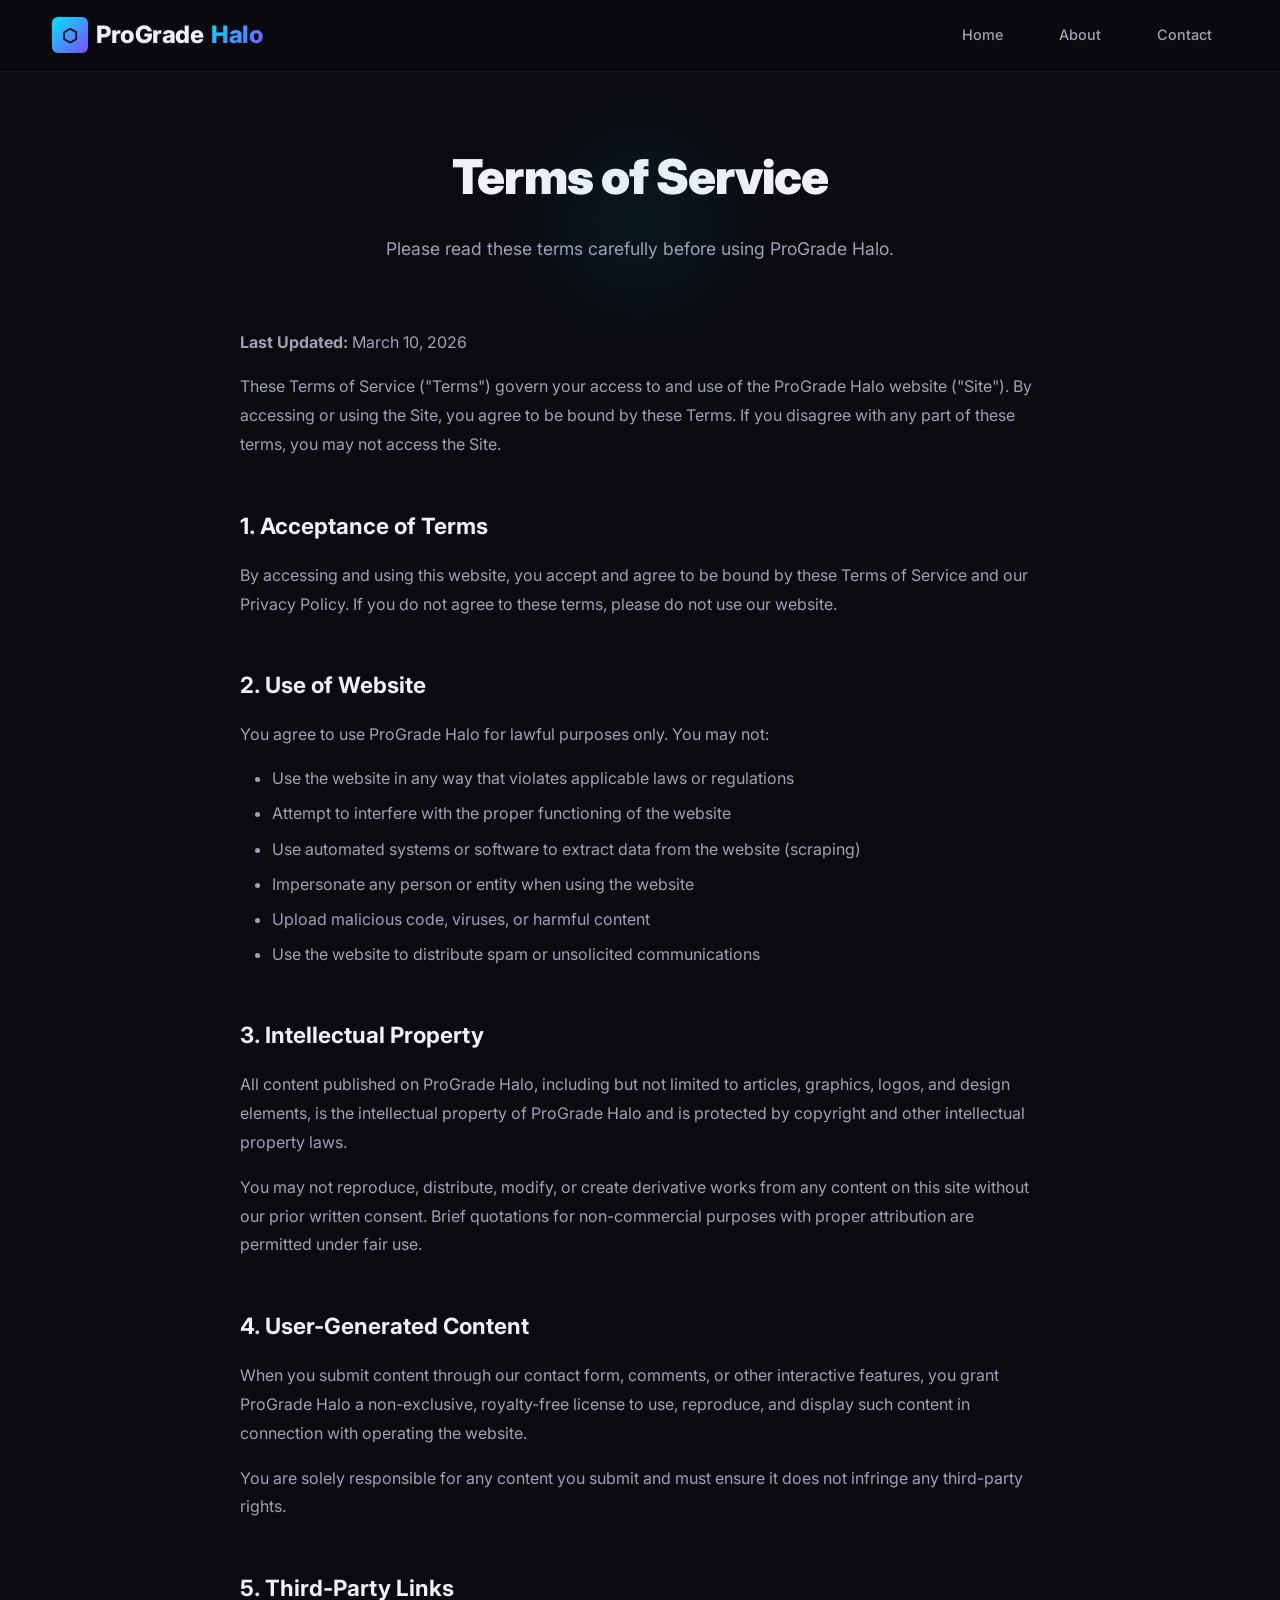
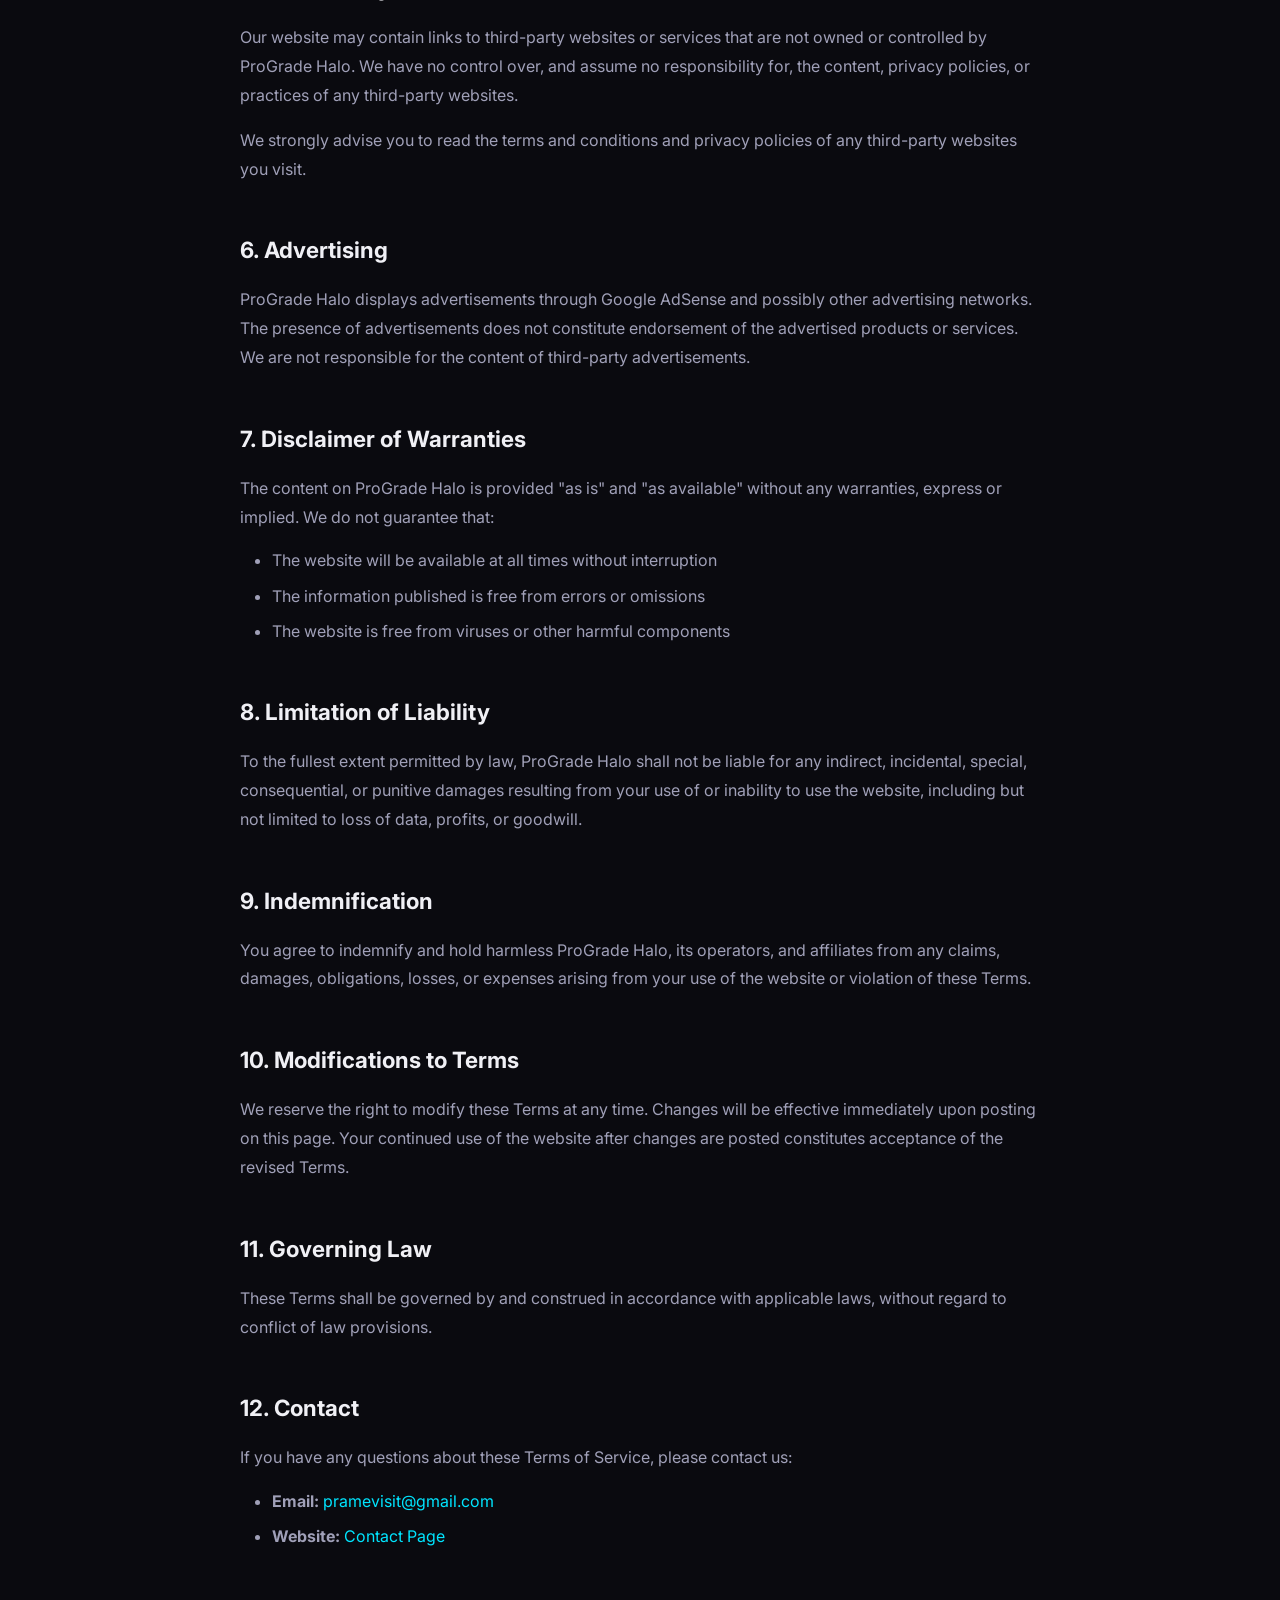
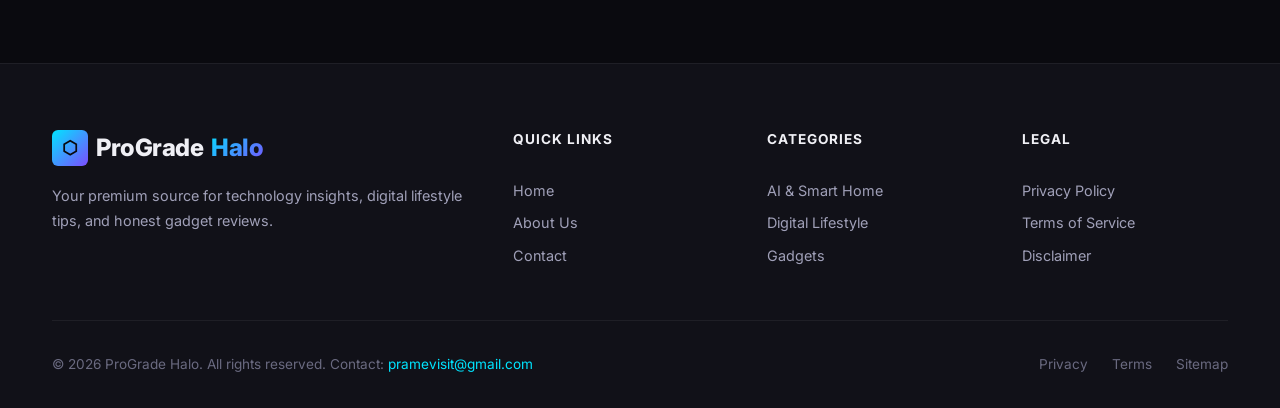
<file: terms.html>
<!DOCTYPE html>
<html lang="en">

<head>
    <meta charset="UTF-8">
    <meta name="viewport" content="width=device-width, initial-scale=1.0">
    <title>Terms of Service — ProGrade Halo</title>
    <meta name="description"
        content="Read the Terms of Service for ProGrade Halo. These terms govern your use of our website and content.">
    <meta name="robots" content="index, follow">
    <link rel="canonical" href="https://progradehalo.com/terms.html">
    <script async src="https://pagead2.googlesyndication.com/pagead/js/adsbygoogle.js?client=ca-pub-6546957481428602"
        crossorigin="anonymous"></script>
    <meta name="google-site-verification" content="SlWyN3oz9Paq2HHYGo31rOFZ1ajq1xb7T689OpySdWM" />
  <link rel="stylesheet" href="style.css">
</head>

<body>
    <div class="reading-progress"></div>

    <header class="site-header">
        <div class="header-inner">
            <a href="index.html" class="logo">
                <div class="logo-icon">⬡</div>
                ProGrade <span>Halo</span>
            </a>
            <nav class="main-nav" id="mainNav">
                <a href="index.html">Home</a>
                <a href="about.html">About</a>
                <a href="contact.html">Contact</a>
            </nav>
            <div class="hamburger" id="hamburger" aria-label="Toggle Menu">
                <span></span><span></span><span></span>
            </div>
        </div>
    </header>

    <main>
        <section class="page-header">
            <div class="container">
                <h1>Terms of <span class="gradient-text">Service</span></h1>
                <p>Please read these terms carefully before using ProGrade Halo.</p>
            </div>
        </section>

        <section class="container">
            <div class="page-content">
                <p><strong>Last Updated:</strong> March 10, 2026</p>
                <p>These Terms of Service ("Terms") govern your access to and use of the ProGrade Halo website ("Site").
                    By accessing or using the Site, you agree to be bound by these Terms. If you disagree with any part
                    of these terms, you may not access the Site.</p>

                <h2>1. Acceptance of Terms</h2>
                <p>By accessing and using this website, you accept and agree to be bound by these Terms of Service and
                    our Privacy Policy. If you do not agree to these terms, please do not use our website.</p>

                <h2>2. Use of Website</h2>
                <p>You agree to use ProGrade Halo for lawful purposes only. You may not:</p>
                <ul>
                    <li>Use the website in any way that violates applicable laws or regulations</li>
                    <li>Attempt to interfere with the proper functioning of the website</li>
                    <li>Use automated systems or software to extract data from the website (scraping)</li>
                    <li>Impersonate any person or entity when using the website</li>
                    <li>Upload malicious code, viruses, or harmful content</li>
                    <li>Use the website to distribute spam or unsolicited communications</li>
                </ul>

                <h2>3. Intellectual Property</h2>
                <p>All content published on ProGrade Halo, including but not limited to articles, graphics, logos, and
                    design elements, is the intellectual property of ProGrade Halo and is protected by copyright and
                    other intellectual property laws.</p>
                <p>You may not reproduce, distribute, modify, or create derivative works from any content on this site
                    without our prior written consent. Brief quotations for non-commercial purposes with proper
                    attribution are permitted under fair use.</p>

                <h2>4. User-Generated Content</h2>
                <p>When you submit content through our contact form, comments, or other interactive features, you grant
                    ProGrade Halo a non-exclusive, royalty-free license to use, reproduce, and display such content in
                    connection with operating the website.</p>
                <p>You are solely responsible for any content you submit and must ensure it does not infringe any
                    third-party rights.</p>

                <h2>5. Third-Party Links</h2>
                <p>Our website may contain links to third-party websites or services that are not owned or controlled by
                    ProGrade Halo. We have no control over, and assume no responsibility for, the content, privacy
                    policies, or practices of any third-party websites.</p>
                <p>We strongly advise you to read the terms and conditions and privacy policies of any third-party
                    websites you visit.</p>

                <h2>6. Advertising</h2>
                <p>ProGrade Halo displays advertisements through Google AdSense and possibly other advertising networks.
                    The presence of advertisements does not constitute endorsement of the advertised products or
                    services. We are not responsible for the content of third-party advertisements.</p>

                <h2>7. Disclaimer of Warranties</h2>
                <p>The content on ProGrade Halo is provided "as is" and "as available" without any warranties, express
                    or implied. We do not guarantee that:</p>
                <ul>
                    <li>The website will be available at all times without interruption</li>
                    <li>The information published is free from errors or omissions</li>
                    <li>The website is free from viruses or other harmful components</li>
                </ul>

                <h2>8. Limitation of Liability</h2>
                <p>To the fullest extent permitted by law, ProGrade Halo shall not be liable for any indirect,
                    incidental, special, consequential, or punitive damages resulting from your use of or inability to
                    use the website, including but not limited to loss of data, profits, or goodwill.</p>

                <h2>9. Indemnification</h2>
                <p>You agree to indemnify and hold harmless ProGrade Halo, its operators, and affiliates from any
                    claims, damages, obligations, losses, or expenses arising from your use of the website or violation
                    of these Terms.</p>

                <h2>10. Modifications to Terms</h2>
                <p>We reserve the right to modify these Terms at any time. Changes will be effective immediately upon
                    posting on this page. Your continued use of the website after changes are posted constitutes
                    acceptance of the revised Terms.</p>

                <h2>11. Governing Law</h2>
                <p>These Terms shall be governed by and construed in accordance with applicable laws, without regard to
                    conflict of law provisions.</p>

                <h2>12. Contact</h2>
                <p>If you have any questions about these Terms of Service, please contact us:</p>
                <ul>
                    <li><strong>Email:</strong> <a href="mailto:pramevisit@gmail.com">pramevisit@gmail.com</a></li>
                    <li><strong>Website:</strong> <a href="contact.html">Contact Page</a></li>
                </ul>
            </div>
        </section>
    </main>

    <footer class="site-footer">
        <div class="container">
            <div class="footer-grid">
                <div class="footer-brand">
                    <a href="index.html" class="logo">
                        <div class="logo-icon">⬡</div>
                        ProGrade <span>Halo</span>
                    </a>
                    <p>Your premium source for technology insights, digital lifestyle tips, and honest gadget reviews.
                    </p>
                </div>
                <div class="footer-column">
                    <h4>Quick Links</h4>
                    <a href="index.html">Home</a>
                    <a href="about.html">About Us</a>
                    <a href="contact.html">Contact</a>
                </div>
                <div class="footer-column">
                    <h4>Categories</h4>
                    <a href="article-ai-smart-home-2026.html">AI & Smart Home</a>
                    <a href="article-digital-minimalism.html">Digital Lifestyle</a>
                    <a href="article-best-gadgets-2026.html">Gadgets</a>
                </div>
                <div class="footer-column">
                    <h4>Legal</h4>
                    <a href="privacy-policy.html">Privacy Policy</a>
                    <a href="terms.html">Terms of Service</a>
                    <a href="disclaimer.html">Disclaimer</a>
                </div>
            </div>
            <div class="footer-bottom">
                <p>© 2026 ProGrade Halo. All rights reserved. Contact: <a
                        href="mailto:pramevisit@gmail.com">pramevisit@gmail.com</a></p>
                <div class="footer-bottom-links">
                    <a href="privacy-policy.html">Privacy</a>
                    <a href="terms.html">Terms</a>
                    <a href="sitemap.xml">Sitemap</a>
                </div>
            </div>
        </div>
    </footer>

    <button class="scroll-top" aria-label="Scroll to top">↑</button>
    <script src="script.js"></script>
</body>

</html>
</file>
<file: style.css>
/* ============================================
   ProGrade Halo — Tech & Lifestyle Magazine
   Premium Dark Design System
   ============================================ */

/* Google Fonts */
@import url('https://fonts.googleapis.com/css2?family=Inter:wght@300;400;500;600;700;800;900&family=JetBrains+Mono:wght@400;500&display=swap');

/* ── CSS Custom Properties ── */
:root {
  /* Colors */
  --bg-primary: #0a0a0f;
  --bg-secondary: #111118;
  --bg-tertiary: #1a1a24;
  --bg-card: rgba(22, 22, 32, 0.7);
  --bg-glass: rgba(22, 22, 32, 0.5);

  --text-primary: #f0f0f5;
  --text-secondary: #a0a0b8;
  --text-muted: #6a6a80;

  --accent: #00e5ff;
  --accent-glow: rgba(0, 229, 255, 0.3);
  --accent-subtle: rgba(0, 229, 255, 0.08);
  --accent-secondary: #7c4dff;
  --accent-secondary-glow: rgba(124, 77, 255, 0.3);
  --accent-gradient: linear-gradient(135deg, #00e5ff, #7c4dff);

  --border-color: rgba(255, 255, 255, 0.06);
  --border-accent: rgba(0, 229, 255, 0.2);

  --success: #00e676;
  --warning: #ffab40;
  --danger: #ff5252;

  /* Typography */
  --font-sans: 'Inter', -apple-system, BlinkMacSystemFont, 'Segoe UI', sans-serif;
  --font-mono: 'JetBrains Mono', 'Fira Code', monospace;

  /* Spacing */
  --space-xs: 0.25rem;
  --space-sm: 0.5rem;
  --space-md: 1rem;
  --space-lg: 1.5rem;
  --space-xl: 2rem;
  --space-2xl: 3rem;
  --space-3xl: 4rem;
  --space-4xl: 6rem;

  /* Border Radius */
  --radius-sm: 6px;
  --radius-md: 12px;
  --radius-lg: 16px;
  --radius-xl: 24px;
  --radius-full: 50%;

  /* Shadows */
  --shadow-sm: 0 2px 8px rgba(0, 0, 0, 0.3);
  --shadow-md: 0 4px 16px rgba(0, 0, 0, 0.4);
  --shadow-lg: 0 8px 32px rgba(0, 0, 0, 0.5);
  --shadow-glow: 0 0 20px var(--accent-glow);

  /* Transitions */
  --transition-fast: 0.15s ease;
  --transition-base: 0.3s ease;
  --transition-slow: 0.5s ease;

  /* Layout */
  --max-width: 1240px;
  --header-height: 72px;
}

/* ── Reset & Base ── */
*, *::before, *::after {
  margin: 0;
  padding: 0;
  box-sizing: border-box;
}

html {
  scroll-behavior: smooth;
  -webkit-font-smoothing: antialiased;
  -moz-osx-font-smoothing: grayscale;
}

body {
  font-family: var(--font-sans);
  background-color: var(--bg-primary);
  color: var(--text-primary);
  line-height: 1.7;
  font-size: 16px;
  overflow-x: hidden;
}

a {
  color: var(--accent);
  text-decoration: none;
  transition: color var(--transition-fast);
}

a:hover {
  color: #66f0ff;
}

img {
  max-width: 100%;
  height: auto;
  display: block;
}

ul, ol {
  list-style: none;
}

/* ── Reading Progress Bar ── */
.reading-progress {
  position: fixed;
  top: 0;
  left: 0;
  width: 0%;
  height: 3px;
  background: var(--accent-gradient);
  z-index: 9999;
  transition: width 0.1s linear;
}

/* ── Header & Navigation ── */
.site-header {
  position: fixed;
  top: 0;
  left: 0;
  right: 0;
  height: var(--header-height);
  background: rgba(10, 10, 15, 0.85);
  backdrop-filter: blur(20px);
  -webkit-backdrop-filter: blur(20px);
  border-bottom: 1px solid var(--border-color);
  z-index: 1000;
  transition: background var(--transition-base);
}

.header-inner {
  max-width: var(--max-width);
  margin: 0 auto;
  padding: 0 var(--space-xl);
  height: 100%;
  display: flex;
  align-items: center;
  justify-content: space-between;
}

.logo {
  display: flex;
  align-items: center;
  gap: var(--space-sm);
  font-size: 1.5rem;
  font-weight: 800;
  color: var(--text-primary);
  letter-spacing: -0.5px;
}

.logo-icon {
  width: 36px;
  height: 36px;
  background: var(--accent-gradient);
  border-radius: var(--radius-sm);
  display: flex;
  align-items: center;
  justify-content: center;
  font-size: 1.1rem;
  color: var(--bg-primary);
  font-weight: 900;
}

.logo span {
  background: var(--accent-gradient);
  -webkit-background-clip: text;
  -webkit-text-fill-color: transparent;
  background-clip: text;
}

.main-nav {
  display: flex;
  align-items: center;
  gap: var(--space-lg);
}

.main-nav a {
  color: var(--text-secondary);
  font-size: 0.9rem;
  font-weight: 500;
  padding: var(--space-sm) var(--space-md);
  border-radius: var(--radius-sm);
  transition: all var(--transition-fast);
  position: relative;
}

.main-nav a::after {
  content: '';
  position: absolute;
  bottom: 0;
  left: 50%;
  transform: translateX(-50%);
  width: 0;
  height: 2px;
  background: var(--accent);
  transition: width var(--transition-base);
  border-radius: 1px;
}

.main-nav a:hover,
.main-nav a.active {
  color: var(--text-primary);
}

.main-nav a:hover::after,
.main-nav a.active::after {
  width: 60%;
}

/* Hamburger */
.hamburger {
  display: none;
  flex-direction: column;
  gap: 5px;
  cursor: pointer;
  padding: var(--space-sm);
  z-index: 1001;
}

.hamburger span {
  width: 24px;
  height: 2px;
  background: var(--text-primary);
  border-radius: 2px;
  transition: all var(--transition-base);
}

.hamburger.active span:nth-child(1) {
  transform: rotate(45deg) translate(5px, 5px);
}

.hamburger.active span:nth-child(2) {
  opacity: 0;
}

.hamburger.active span:nth-child(3) {
  transform: rotate(-45deg) translate(5px, -5px);
}

/* ── Main Content ── */
main {
  margin-top: var(--header-height);
  min-height: calc(100vh - var(--header-height));
}

.container {
  max-width: var(--max-width);
  margin: 0 auto;
  padding: 0 var(--space-xl);
}

/* ── Hero Section ── */
.hero {
  padding: var(--space-4xl) 0;
  position: relative;
  overflow: hidden;
}

.hero::before {
  content: '';
  position: absolute;
  top: -150px;
  right: -150px;
  width: 500px;
  height: 500px;
  background: radial-gradient(circle, var(--accent-glow) 0%, transparent 70%);
  opacity: 0.3;
  pointer-events: none;
}

.hero::after {
  content: '';
  position: absolute;
  bottom: -100px;
  left: -100px;
  width: 400px;
  height: 400px;
  background: radial-gradient(circle, var(--accent-secondary-glow) 0%, transparent 70%);
  opacity: 0.2;
  pointer-events: none;
}

.hero-content {
  position: relative;
  z-index: 1;
}

.hero-badge {
  display: inline-flex;
  align-items: center;
  gap: var(--space-sm);
  padding: var(--space-xs) var(--space-md);
  background: var(--accent-subtle);
  border: 1px solid var(--border-accent);
  border-radius: var(--radius-xl);
  font-size: 0.8rem;
  font-weight: 600;
  color: var(--accent);
  margin-bottom: var(--space-lg);
  letter-spacing: 0.5px;
  text-transform: uppercase;
}

.hero-badge::before {
  content: '';
  width: 6px;
  height: 6px;
  background: var(--accent);
  border-radius: var(--radius-full);
  animation: pulse 2s ease-in-out infinite;
}

@keyframes pulse {
  0%, 100% { opacity: 1; transform: scale(1); }
  50% { opacity: 0.5; transform: scale(1.5); }
}

.hero h1 {
  font-size: clamp(2.5rem, 5vw, 4rem);
  font-weight: 900;
  line-height: 1.1;
  letter-spacing: -1.5px;
  margin-bottom: var(--space-lg);
}

.hero h1 .gradient-text {
  background: var(--accent-gradient);
  -webkit-background-clip: text;
  -webkit-text-fill-color: transparent;
  background-clip: text;
}

.hero-description {
  font-size: 1.15rem;
  color: var(--text-secondary);
  max-width: 600px;
  line-height: 1.8;
  margin-bottom: var(--space-2xl);
}

.hero-actions {
  display: flex;
  gap: var(--space-md);
  flex-wrap: wrap;
}

/* ── Buttons ── */
.btn {
  display: inline-flex;
  align-items: center;
  gap: var(--space-sm);
  padding: 12px 28px;
  border-radius: var(--radius-md);
  font-weight: 600;
  font-size: 0.95rem;
  cursor: pointer;
  border: none;
  transition: all var(--transition-base);
  font-family: var(--font-sans);
}

.btn-primary {
  background: var(--accent-gradient);
  color: var(--bg-primary);
  box-shadow: 0 4px 16px var(--accent-glow);
}

.btn-primary:hover {
  transform: translateY(-2px);
  box-shadow: 0 8px 24px var(--accent-glow);
  color: var(--bg-primary);
}

.btn-secondary {
  background: var(--bg-card);
  color: var(--text-primary);
  border: 1px solid var(--border-color);
  backdrop-filter: blur(10px);
}

.btn-secondary:hover {
  border-color: var(--border-accent);
  background: var(--accent-subtle);
  transform: translateY(-2px);
  color: var(--text-primary);
}

/* ── Section Headings ── */
.section-header {
  display: flex;
  justify-content: space-between;
  align-items: center;
  margin-bottom: var(--space-2xl);
  flex-wrap: wrap;
  gap: var(--space-md);
}

.section-title {
  font-size: 1.75rem;
  font-weight: 800;
  letter-spacing: -0.5px;
}

.section-title .accent {
  color: var(--accent);
}

.section-link {
  font-size: 0.9rem;
  font-weight: 500;
  display: flex;
  align-items: center;
  gap: var(--space-xs);
}

.section-link:hover {
  gap: var(--space-sm);
}

/* ── Categories Bar ── */
.categories {
  padding: var(--space-2xl) 0;
  border-bottom: 1px solid var(--border-color);
}

.categories-grid {
  display: grid;
  grid-template-columns: repeat(auto-fit, minmax(180px, 1fr));
  gap: var(--space-md);
}

.category-card {
  background: var(--bg-card);
  border: 1px solid var(--border-color);
  border-radius: var(--radius-md);
  padding: var(--space-lg) var(--space-xl);
  text-align: center;
  cursor: pointer;
  transition: all var(--transition-base);
  backdrop-filter: blur(10px);
}

.category-card:hover {
  border-color: var(--border-accent);
  background: var(--accent-subtle);
  transform: translateY(-4px);
  box-shadow: var(--shadow-glow);
}

.category-icon {
  font-size: 2rem;
  margin-bottom: var(--space-sm);
}

.category-name {
  font-weight: 600;
  font-size: 0.95rem;
}

.category-count {
  font-size: 0.8rem;
  color: var(--text-muted);
  margin-top: var(--space-xs);
}

/* ── Article Cards ── */
.articles-section {
  padding: var(--space-3xl) 0;
}

.articles-grid {
  display: grid;
  grid-template-columns: repeat(auto-fill, minmax(360px, 1fr));
  gap: var(--space-xl);
}

.article-card {
  background: var(--bg-card);
  border: 1px solid var(--border-color);
  border-radius: var(--radius-lg);
  overflow: hidden;
  transition: all var(--transition-base);
  backdrop-filter: blur(10px);
  display: flex;
  flex-direction: column;
}

.article-card:hover {
  border-color: var(--border-accent);
  transform: translateY(-6px);
  box-shadow: var(--shadow-lg), 0 0 30px rgba(0, 229, 255, 0.08);
}

.article-card-image {
  position: relative;
  width: 100%;
  height: 220px;
  overflow: hidden;
  background: var(--bg-tertiary);
}

.article-card-image img {
  width: 100%;
  height: 100%;
  object-fit: cover;
  transition: transform var(--transition-slow);
}

.article-card:hover .article-card-image img {
  transform: scale(1.05);
}

.article-card-tag {
  position: absolute;
  top: var(--space-md);
  left: var(--space-md);
  padding: 4px 12px;
  background: rgba(10, 10, 15, 0.8);
  backdrop-filter: blur(10px);
  border: 1px solid var(--border-accent);
  border-radius: var(--radius-xl);
  font-size: 0.75rem;
  font-weight: 600;
  color: var(--accent);
  text-transform: uppercase;
  letter-spacing: 0.5px;
}

.article-card-body {
  padding: var(--space-xl);
  flex: 1;
  display: flex;
  flex-direction: column;
}

.article-card-meta {
  display: flex;
  align-items: center;
  gap: var(--space-md);
  margin-bottom: var(--space-md);
  font-size: 0.8rem;
  color: var(--text-muted);
}

.article-card-meta span {
  display: flex;
  align-items: center;
  gap: 4px;
}

.article-card h3 {
  font-size: 1.2rem;
  font-weight: 700;
  line-height: 1.4;
  margin-bottom: var(--space-md);
  letter-spacing: -0.3px;
}

.article-card h3 a {
  color: var(--text-primary);
  transition: color var(--transition-fast);
}

.article-card h3 a:hover {
  color: var(--accent);
}

.article-card-excerpt {
  color: var(--text-secondary);
  font-size: 0.9rem;
  line-height: 1.6;
  margin-bottom: var(--space-lg);
  flex: 1;
}

.article-card-footer {
  display: flex;
  align-items: center;
  justify-content: space-between;
  padding-top: var(--space-md);
  border-top: 1px solid var(--border-color);
}

.article-author {
  display: flex;
  align-items: center;
  gap: var(--space-sm);
}

.author-avatar {
  width: 32px;
  height: 32px;
  border-radius: var(--radius-full);
  background: var(--accent-gradient);
  display: flex;
  align-items: center;
  justify-content: center;
  font-size: 0.8rem;
  font-weight: 700;
  color: var(--bg-primary);
}

.author-name {
  font-size: 0.85rem;
  font-weight: 500;
}

.read-more-link {
  font-size: 0.85rem;
  font-weight: 600;
  display: flex;
  align-items: center;
  gap: 4px;
  transition: gap var(--transition-fast);
}

.read-more-link:hover {
  gap: 8px;
}

/* ── Featured Article ── */
.featured-article {
  display: grid;
  grid-template-columns: 1.2fr 1fr;
  gap: var(--space-2xl);
  background: var(--bg-card);
  border: 1px solid var(--border-color);
  border-radius: var(--radius-lg);
  overflow: hidden;
  transition: all var(--transition-base);
  margin-bottom: var(--space-3xl);
}

.featured-article:hover {
  border-color: var(--border-accent);
  box-shadow: var(--shadow-lg), 0 0 40px rgba(0, 229, 255, 0.06);
}

.featured-image {
  height: 100%;
  min-height: 400px;
  background: var(--bg-tertiary);
  overflow: hidden;
}

.featured-image img {
  width: 100%;
  height: 100%;
  object-fit: cover;
  transition: transform var(--transition-slow);
}

.featured-article:hover .featured-image img {
  transform: scale(1.03);
}

.featured-content {
  padding: var(--space-2xl);
  display: flex;
  flex-direction: column;
  justify-content: center;
}

.featured-tag {
  display: inline-flex;
  align-items: center;
  padding: 4px 14px;
  background: var(--accent-subtle);
  border: 1px solid var(--border-accent);
  border-radius: var(--radius-xl);
  font-size: 0.75rem;
  font-weight: 600;
  color: var(--accent);
  text-transform: uppercase;
  letter-spacing: 1px;
  margin-bottom: var(--space-lg);
  width: fit-content;
}

.featured-content h2 {
  font-size: 1.8rem;
  font-weight: 800;
  line-height: 1.3;
  margin-bottom: var(--space-md);
  letter-spacing: -0.5px;
}

.featured-content h2 a {
  color: var(--text-primary);
}

.featured-content h2 a:hover {
  color: var(--accent);
}

.featured-content p {
  color: var(--text-secondary);
  line-height: 1.7;
  margin-bottom: var(--space-xl);
}

/* ── Newsletter Section ── */
.newsletter {
  padding: var(--space-4xl) 0;
}

.newsletter-box {
  background: var(--bg-card);
  border: 1px solid var(--border-color);
  border-radius: var(--radius-xl);
  padding: var(--space-3xl);
  text-align: center;
  position: relative;
  overflow: hidden;
}

.newsletter-box::before {
  content: '';
  position: absolute;
  top: 0;
  left: 0;
  right: 0;
  height: 2px;
  background: var(--accent-gradient);
}

.newsletter-box h2 {
  font-size: 1.75rem;
  font-weight: 800;
  margin-bottom: var(--space-md);
}

.newsletter-box p {
  color: var(--text-secondary);
  max-width: 500px;
  margin: 0 auto var(--space-xl);
}

.newsletter-form {
  display: flex;
  max-width: 480px;
  margin: 0 auto;
  gap: var(--space-sm);
}

.newsletter-form input {
  flex: 1;
  padding: 12px 20px;
  background: var(--bg-tertiary);
  border: 1px solid var(--border-color);
  border-radius: var(--radius-md);
  color: var(--text-primary);
  font-family: var(--font-sans);
  font-size: 0.95rem;
  transition: border-color var(--transition-fast);
}

.newsletter-form input::placeholder {
  color: var(--text-muted);
}

.newsletter-form input:focus {
  outline: none;
  border-color: var(--accent);
  box-shadow: 0 0 0 3px var(--accent-glow);
}

.newsletter-form button {
  white-space: nowrap;
}

/* ── Footer ── */
.site-footer {
  background: var(--bg-secondary);
  border-top: 1px solid var(--border-color);
  padding: var(--space-3xl) 0 var(--space-xl);
}

.footer-grid {
  display: grid;
  grid-template-columns: 2fr 1fr 1fr 1fr;
  gap: var(--space-2xl);
  margin-bottom: var(--space-2xl);
}

.footer-brand p {
  color: var(--text-secondary);
  font-size: 0.9rem;
  margin-top: var(--space-md);
  line-height: 1.7;
}

.footer-social {
  display: flex;
  gap: var(--space-sm);
  margin-top: var(--space-lg);
}

.footer-social a {
  width: 40px;
  height: 40px;
  display: flex;
  align-items: center;
  justify-content: center;
  background: var(--bg-tertiary);
  border: 1px solid var(--border-color);
  border-radius: var(--radius-sm);
  color: var(--text-secondary);
  transition: all var(--transition-fast);
  font-size: 1.1rem;
}

.footer-social a:hover {
  background: var(--accent-subtle);
  border-color: var(--border-accent);
  color: var(--accent);
  transform: translateY(-2px);
}

.footer-column h4 {
  font-size: 0.85rem;
  font-weight: 700;
  text-transform: uppercase;
  letter-spacing: 1px;
  margin-bottom: var(--space-lg);
  color: var(--text-primary);
}

.footer-column a {
  display: block;
  color: var(--text-secondary);
  font-size: 0.9rem;
  padding: var(--space-xs) 0;
  transition: all var(--transition-fast);
}

.footer-column a:hover {
  color: var(--accent);
  padding-left: 4px;
}

.footer-bottom {
  padding-top: var(--space-xl);
  border-top: 1px solid var(--border-color);
  display: flex;
  justify-content: space-between;
  align-items: center;
  flex-wrap: wrap;
  gap: var(--space-md);
}

.footer-bottom p {
  color: var(--text-muted);
  font-size: 0.85rem;
}

.footer-bottom-links {
  display: flex;
  gap: var(--space-lg);
}

.footer-bottom-links a {
  color: var(--text-muted);
  font-size: 0.85rem;
}

.footer-bottom-links a:hover {
  color: var(--accent);
}

/* ── Article Page ── */
.article-page {
  padding: var(--space-3xl) 0;
}

.article-header {
  max-width: 800px;
  margin: 0 auto var(--space-2xl);
  text-align: center;
}

.article-header .article-tag {
  display: inline-flex;
  padding: 4px 14px;
  background: var(--accent-subtle);
  border: 1px solid var(--border-accent);
  border-radius: var(--radius-xl);
  font-size: 0.75rem;
  font-weight: 600;
  color: var(--accent);
  text-transform: uppercase;
  letter-spacing: 1px;
  margin-bottom: var(--space-lg);
}

.article-header h1 {
  font-size: clamp(2rem, 4vw, 3rem);
  font-weight: 900;
  line-height: 1.2;
  letter-spacing: -1px;
  margin-bottom: var(--space-lg);
}

.article-meta {
  display: flex;
  justify-content: center;
  align-items: center;
  gap: var(--space-lg);
  color: var(--text-muted);
  font-size: 0.9rem;
  flex-wrap: wrap;
}

.article-meta span {
  display: flex;
  align-items: center;
  gap: 6px;
}

.article-hero-image {
  max-width: 900px;
  margin: 0 auto var(--space-2xl);
  border-radius: var(--radius-lg);
  overflow: hidden;
  border: 1px solid var(--border-color);
}

.article-hero-image img {
  width: 100%;
  height: auto;
}

.article-content {
  max-width: 760px;
  margin: 0 auto;
}

.article-content h2 {
  font-size: 1.6rem;
  font-weight: 800;
  margin: var(--space-2xl) 0 var(--space-md);
  letter-spacing: -0.3px;
  color: var(--text-primary);
}

.article-content h3 {
  font-size: 1.3rem;
  font-weight: 700;
  margin: var(--space-xl) 0 var(--space-md);
  color: var(--text-primary);
}

.article-content p {
  color: var(--text-secondary);
  line-height: 1.8;
  margin-bottom: var(--space-lg);
  font-size: 1.05rem;
}

.article-content ul,
.article-content ol {
  margin: var(--space-md) 0 var(--space-lg);
  padding-left: var(--space-xl);
}

.article-content ul {
  list-style: disc;
}

.article-content ol {
  list-style: decimal;
}

.article-content li {
  color: var(--text-secondary);
  line-height: 1.7;
  margin-bottom: var(--space-sm);
  font-size: 1.05rem;
}

.article-content blockquote {
  border-left: 3px solid var(--accent);
  padding: var(--space-md) var(--space-xl);
  margin: var(--space-xl) 0;
  background: var(--accent-subtle);
  border-radius: 0 var(--radius-md) var(--radius-md) 0;
}

.article-content blockquote p {
  color: var(--text-primary);
  font-style: italic;
  margin-bottom: 0;
}

.article-content strong {
  color: var(--text-primary);
  font-weight: 600;
}

.article-content code {
  font-family: var(--font-mono);
  background: var(--bg-tertiary);
  padding: 2px 8px;
  border-radius: 4px;
  font-size: 0.9em;
  color: var(--accent);
}

/* Highlight box in articles */
.highlight-box {
  background: var(--bg-card);
  border: 1px solid var(--border-accent);
  border-radius: var(--radius-md);
  padding: var(--space-xl);
  margin: var(--space-xl) 0;
}

.highlight-box h4 {
  color: var(--accent);
  font-weight: 700;
  margin-bottom: var(--space-md);
}

/* ── Page Header (About, Contact, Legal) ── */
.page-header {
  padding: var(--space-3xl) 0 var(--space-xl);
  text-align: center;
  position: relative;
}

.page-header::before {
  content: '';
  position: absolute;
  top: 0;
  left: 50%;
  transform: translateX(-50%);
  width: 300px;
  height: 300px;
  background: radial-gradient(circle, var(--accent-glow) 0%, transparent 70%);
  opacity: 0.2;
  pointer-events: none;
}

.page-header h1 {
  font-size: clamp(2rem, 4vw, 3rem);
  font-weight: 900;
  margin-bottom: var(--space-md);
  letter-spacing: -1px;
}

.page-header p {
  color: var(--text-secondary);
  max-width: 600px;
  margin: 0 auto;
  font-size: 1.1rem;
}

.page-content {
  max-width: 800px;
  margin: 0 auto;
  padding: var(--space-xl) 0 var(--space-4xl);
}

.page-content h2 {
  font-size: 1.4rem;
  font-weight: 700;
  margin: var(--space-2xl) 0 var(--space-md);
  color: var(--text-primary);
}

.page-content h3 {
  font-size: 1.15rem;
  font-weight: 600;
  margin: var(--space-xl) 0 var(--space-md);
  color: var(--text-primary);
}

.page-content p {
  color: var(--text-secondary);
  line-height: 1.8;
  margin-bottom: var(--space-md);
}

.page-content ul,
.page-content ol {
  padding-left: var(--space-xl);
  margin-bottom: var(--space-md);
}

.page-content ul {
  list-style: disc;
}

.page-content ol {
  list-style: decimal;
}

.page-content li {
  color: var(--text-secondary);
  line-height: 1.7;
  margin-bottom: var(--space-sm);
}

.page-content a {
  color: var(--accent);
}

/* ── Contact Form ── */
.contact-grid {
  display: grid;
  grid-template-columns: 1fr 1fr;
  gap: var(--space-2xl);
  margin-top: var(--space-2xl);
}

.contact-info-card {
  background: var(--bg-card);
  border: 1px solid var(--border-color);
  border-radius: var(--radius-md);
  padding: var(--space-xl);
  display: flex;
  align-items: flex-start;
  gap: var(--space-md);
  margin-bottom: var(--space-md);
  transition: all var(--transition-base);
}

.contact-info-card:hover {
  border-color: var(--border-accent);
}

.contact-icon {
  width: 48px;
  height: 48px;
  min-width: 48px;
  background: var(--accent-subtle);
  border: 1px solid var(--border-accent);
  border-radius: var(--radius-md);
  display: flex;
  align-items: center;
  justify-content: center;
  font-size: 1.2rem;
}

.contact-info h3 {
  font-size: 1rem;
  font-weight: 600;
  margin-bottom: var(--space-xs);
}

.contact-info p {
  color: var(--text-secondary);
  font-size: 0.9rem;
}

.contact-form {
  background: var(--bg-card);
  border: 1px solid var(--border-color);
  border-radius: var(--radius-lg);
  padding: var(--space-2xl);
}

.form-group {
  margin-bottom: var(--space-lg);
}

.form-group label {
  display: block;
  font-weight: 500;
  font-size: 0.9rem;
  margin-bottom: var(--space-sm);
  color: var(--text-primary);
}

.form-group input,
.form-group textarea,
.form-group select {
  width: 100%;
  padding: 12px 16px;
  background: var(--bg-tertiary);
  border: 1px solid var(--border-color);
  border-radius: var(--radius-md);
  color: var(--text-primary);
  font-family: var(--font-sans);
  font-size: 0.95rem;
  transition: border-color var(--transition-fast);
}

.form-group input:focus,
.form-group textarea:focus,
.form-group select:focus {
  outline: none;
  border-color: var(--accent);
  box-shadow: 0 0 0 3px var(--accent-glow);
}

.form-group textarea {
  min-height: 140px;
  resize: vertical;
}

/* ── About Page Specific ── */
.team-grid {
  display: grid;
  grid-template-columns: repeat(auto-fill, minmax(240px, 1fr));
  gap: var(--space-xl);
  margin: var(--space-2xl) 0;
}

.team-card {
  background: var(--bg-card);
  border: 1px solid var(--border-color);
  border-radius: var(--radius-lg);
  padding: var(--space-xl);
  text-align: center;
  transition: all var(--transition-base);
}

.team-card:hover {
  border-color: var(--border-accent);
  transform: translateY(-4px);
}

.team-avatar {
  width: 80px;
  height: 80px;
  border-radius: var(--radius-full);
  background: var(--accent-gradient);
  display: flex;
  align-items: center;
  justify-content: center;
  font-size: 1.8rem;
  font-weight: 800;
  color: var(--bg-primary);
  margin: 0 auto var(--space-md);
}

.team-card h3 {
  font-weight: 700;
  margin-bottom: var(--space-xs);
}

.team-card .role {
  color: var(--accent);
  font-size: 0.85rem;
  font-weight: 500;
}

.team-card p {
  color: var(--text-secondary);
  font-size: 0.9rem;
  margin-top: var(--space-sm);
}

/* ── Stats Section ── */
.stats-grid {
  display: grid;
  grid-template-columns: repeat(4, 1fr);
  gap: var(--space-xl);
  margin: var(--space-2xl) 0;
}

.stat-card {
  background: var(--bg-card);
  border: 1px solid var(--border-color);
  border-radius: var(--radius-md);
  padding: var(--space-xl);
  text-align: center;
  transition: all var(--transition-base);
}

.stat-card:hover {
  border-color: var(--border-accent);
}

.stat-number {
  font-size: 2.5rem;
  font-weight: 900;
  background: var(--accent-gradient);
  -webkit-background-clip: text;
  -webkit-text-fill-color: transparent;
  background-clip: text;
}

.stat-label {
  color: var(--text-secondary);
  font-size: 0.85rem;
  margin-top: var(--space-xs);
}

/* ── Scroll to Top ── */
.scroll-top {
  position: fixed;
  bottom: 30px;
  right: 30px;
  width: 48px;
  height: 48px;
  background: var(--accent-gradient);
  border: none;
  border-radius: var(--radius-md);
  color: var(--bg-primary);
  font-size: 1.2rem;
  cursor: pointer;
  opacity: 0;
  visibility: hidden;
  transform: translateY(20px);
  transition: all var(--transition-base);
  z-index: 999;
  box-shadow: var(--shadow-glow);
}

.scroll-top.visible {
  opacity: 1;
  visibility: visible;
  transform: translateY(0);
}

.scroll-top:hover {
  transform: translateY(-4px);
  box-shadow: 0 8px 24px var(--accent-glow);
}

/* ── Ad Placeholder ── */
.ad-space {
  background: var(--bg-tertiary);
  border: 1px dashed var(--border-color);
  border-radius: var(--radius-md);
  padding: var(--space-xl);
  text-align: center;
  margin: var(--space-xl) 0;
  color: var(--text-muted);
  font-size: 0.8rem;
  min-height: 100px;
  display: flex;
  align-items: center;
  justify-content: center;
}

/* ── Responsive ── */
@media (max-width: 1024px) {
  .footer-grid {
    grid-template-columns: 1fr 1fr;
  }

  .featured-article {
    grid-template-columns: 1fr;
  }

  .featured-image {
    min-height: 280px;
  }

  .stats-grid {
    grid-template-columns: repeat(2, 1fr);
  }
}

@media (max-width: 768px) {
  .main-nav {
    position: fixed;
    top: 0;
    right: -100%;
    width: 280px;
    height: 100vh;
    background: var(--bg-secondary);
    border-left: 1px solid var(--border-color);
    flex-direction: column;
    justify-content: center;
    align-items: flex-start;
    padding: var(--space-2xl);
    gap: var(--space-sm);
    transition: right var(--transition-base);
  }

  .main-nav.open {
    right: 0;
  }

  .main-nav a {
    font-size: 1.1rem;
    width: 100%;
  }

  .hamburger {
    display: flex;
  }

  .articles-grid {
    grid-template-columns: 1fr;
  }

  .hero h1 {
    font-size: 2rem;
  }

  .contact-grid {
    grid-template-columns: 1fr;
  }

  .footer-grid {
    grid-template-columns: 1fr;
  }

  .footer-bottom {
    flex-direction: column;
    text-align: center;
  }

  .newsletter-form {
    flex-direction: column;
  }

  .hero-actions {
    flex-direction: column;
  }

  .btn {
    justify-content: center;
  }

  .categories-grid {
    grid-template-columns: repeat(2, 1fr);
  }

  .stats-grid {
    grid-template-columns: 1fr 1fr;
  }
}

@media (max-width: 480px) {
  .categories-grid {
    grid-template-columns: 1fr;
  }

  .stats-grid {
    grid-template-columns: 1fr;
  }

  .header-inner {
    padding: 0 var(--space-md);
  }

  .container {
    padding: 0 var(--space-md);
  }
}

/* ── Animations ── */
@keyframes fadeInUp {
  from {
    opacity: 0;
    transform: translateY(30px);
  }
  to {
    opacity: 1;
    transform: translateY(0);
  }
}

.animate-in {
  animation: fadeInUp 0.6s ease forwards;
}

.animate-delay-1 { animation-delay: 0.1s; }
.animate-delay-2 { animation-delay: 0.2s; }
.animate-delay-3 { animation-delay: 0.3s; }
.animate-delay-4 { animation-delay: 0.4s; }
</file>
